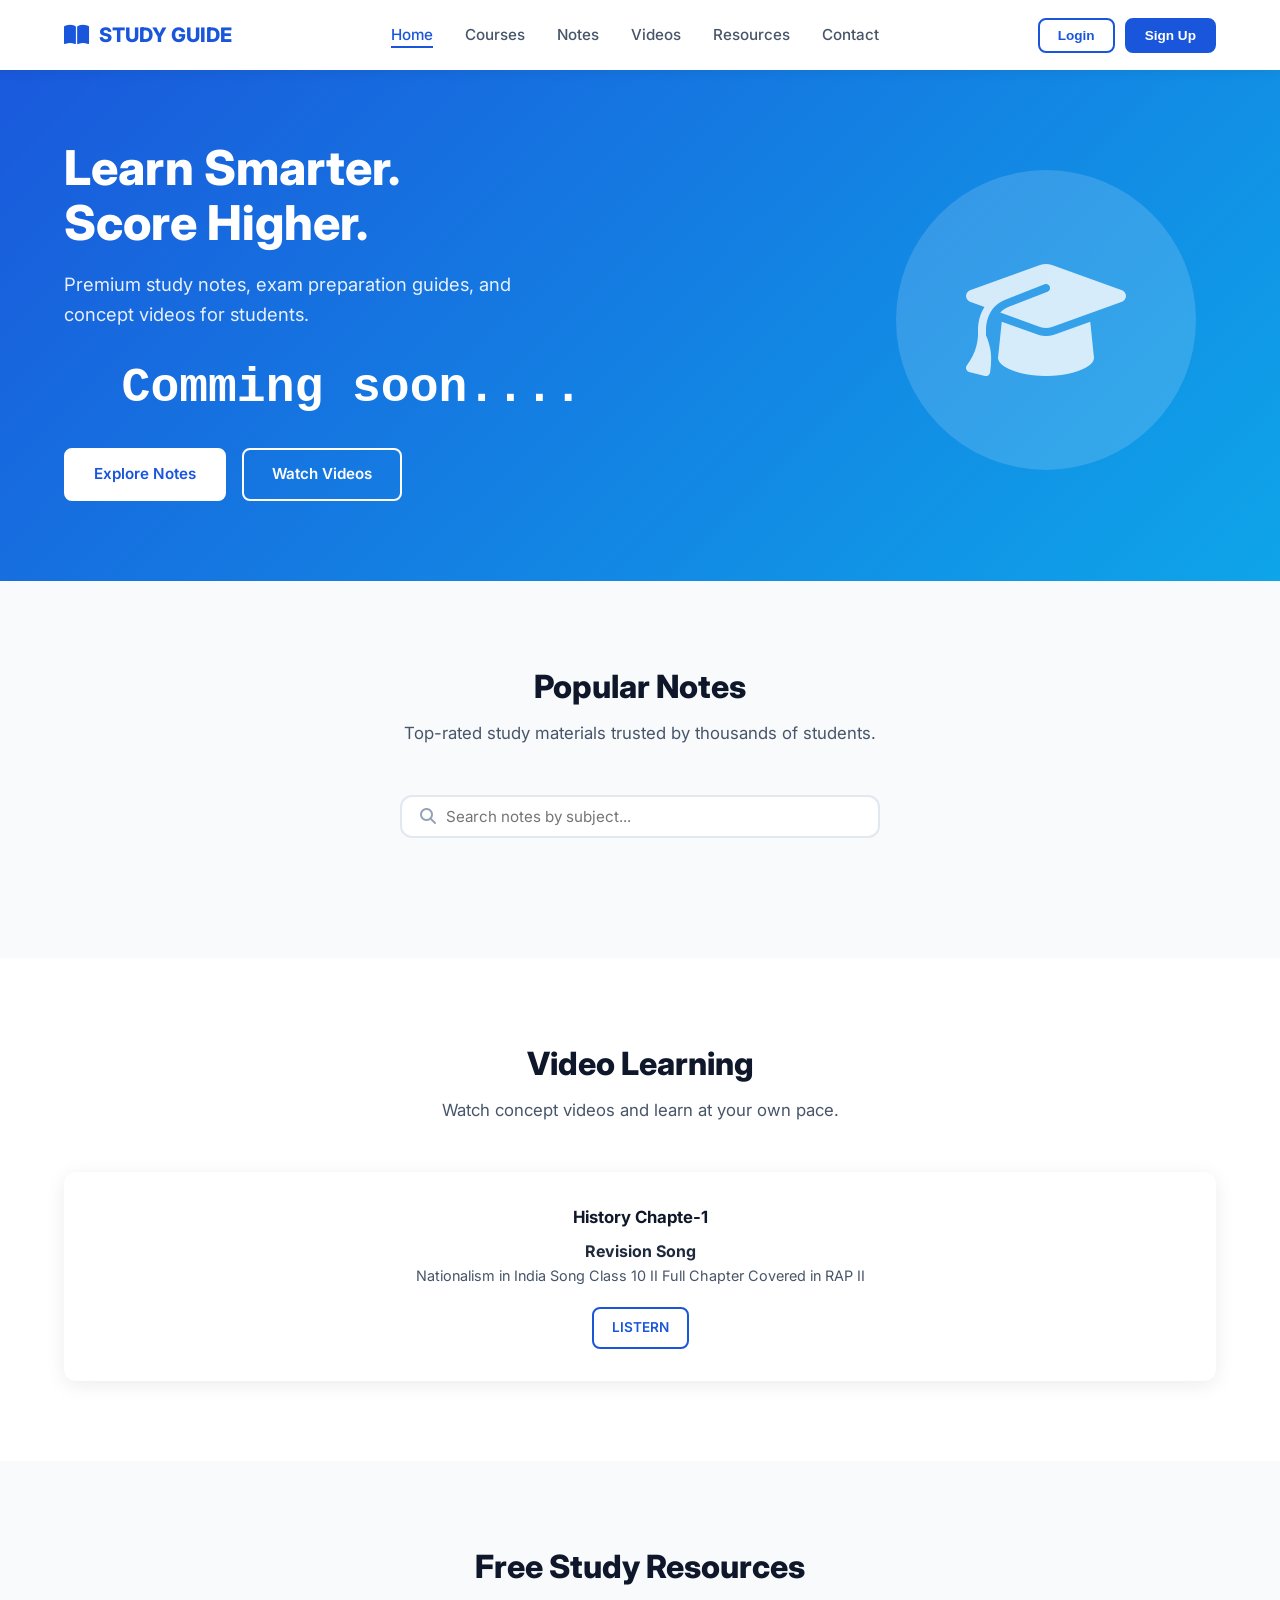
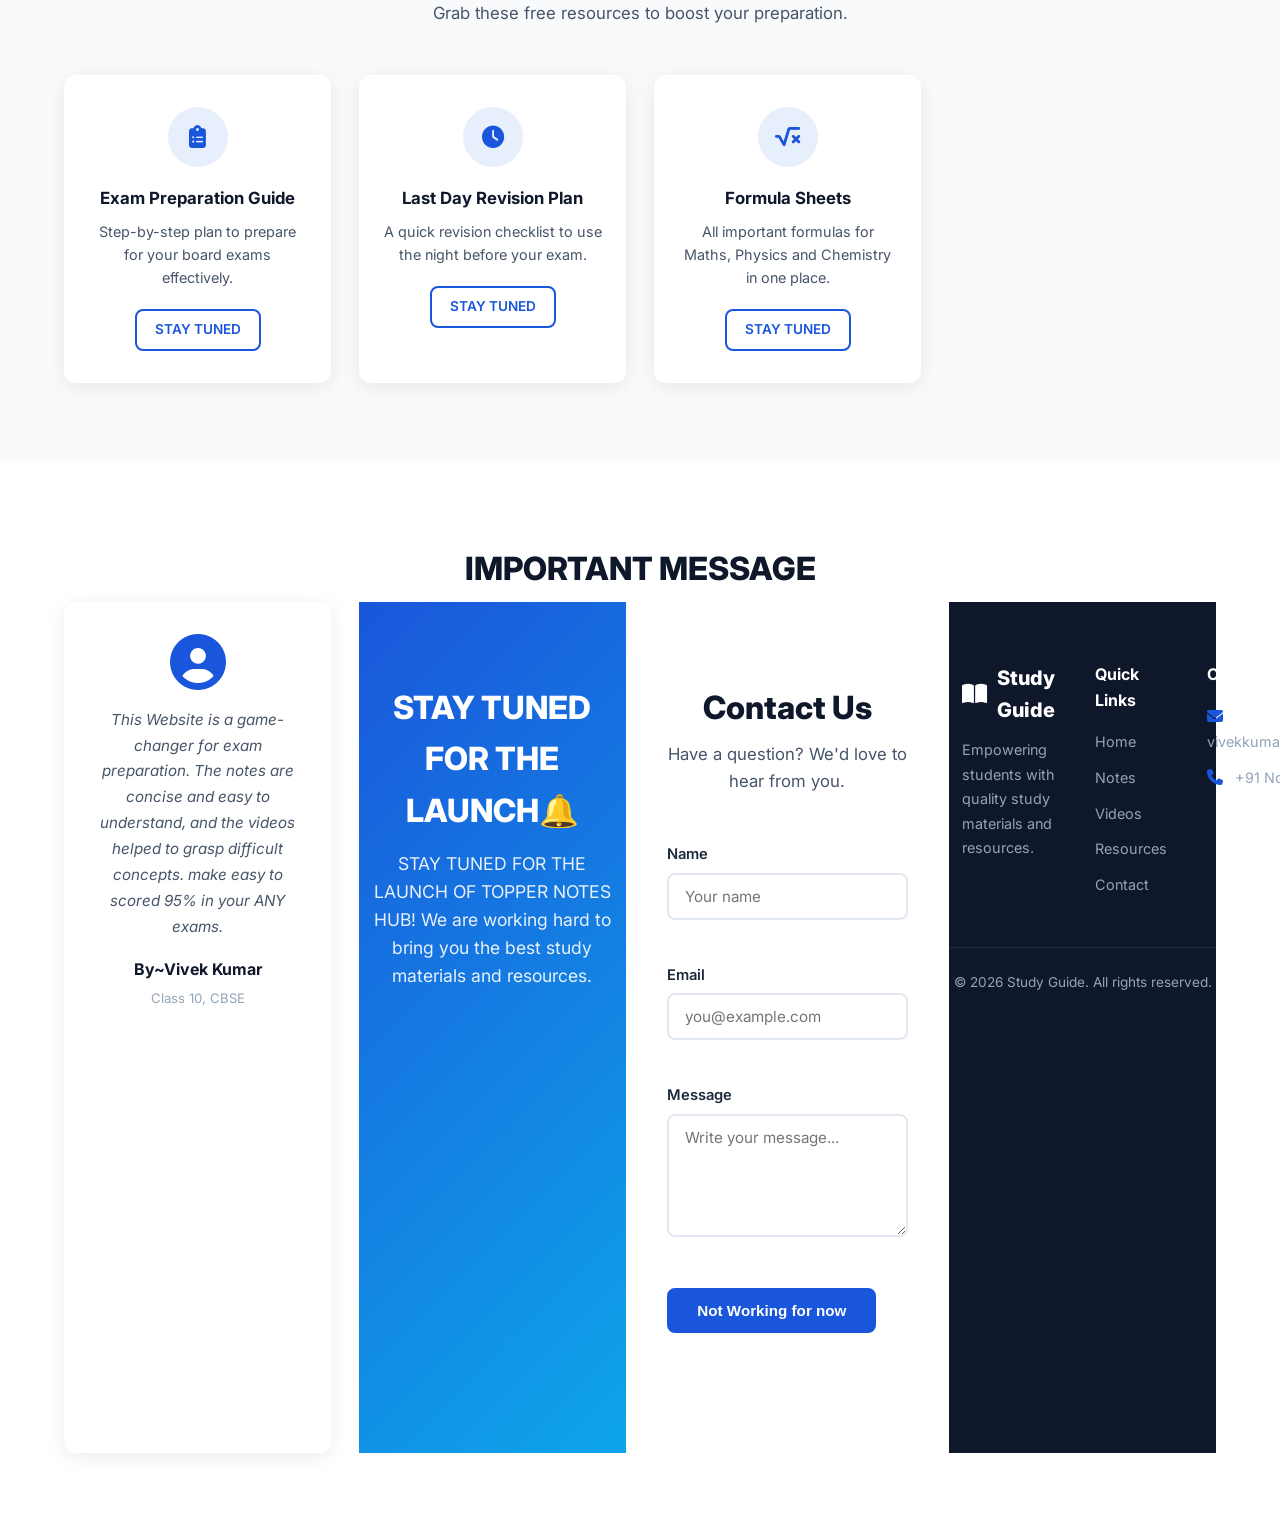
<file: index.html>
<!DOCTYPE html>
<html lang="en">
<head>
  <meta charset="UTF-8" />
  <meta name="viewport" content="width=device-width, initial-scale=1.0" />
  <title>STUDY GUIDE — Learn Smarter. Score Higher.</title>
  <link rel="stylesheet" href="style.css" />
  <!-- Google Fonts -->
  <link rel="preconnect" href="https://fonts.googleapis.com" />
  <link rel="preconnect" href="https://fonts.gstatic.com" crossorigin />
  <link
    href="https://fonts.googleapis.com/css2?family=Inter:wght@400;500;600;700;800&display=swap"
    rel="stylesheet"
  />
  <!-- Font Awesome for icons -->
  <link
    rel="stylesheet"
    href="https://cdnjs.cloudflare.com/ajax/libs/font-awesome/6.5.1/css/all.min.css"
  />
</head>
<body>

  <!-- ============================
       NAVIGATION BAR
  =============================== -->
  <header class="navbar" id="navbar">
    <div class="container nav-container">
      <!-- Logo -->
      <a href="#" class="logo">
        <i class="fas fa-book-open"></i>
        <span>STUDY GUIDE</span>
      </a>

      <!-- Desktop Menu Links -->
      <nav class="nav-menu" id="navMenu">
        <ul class="nav-links">
          <li><a href="#home" class="nav-link active">Home</a></li>
          <li><a href="#notes" class="nav-link">Courses</a></li>
          <li><a href="#notes" class="nav-link">Notes</a></li>
          <li><a href="#videos" class="nav-link">Videos</a></li>
          <li><a href="#resources" class="nav-link">Resources</a></li>
          <li><a href="#contact" class="nav-link">Contact</a></li>
        </ul>
      </nav>

      <!-- Auth Buttons (visible when logged out) -->
      <div class="nav-auth" id="navAuth">
        <button class="btn btn-outline btn-sm" id="openLoginBtn">Login</button>
        <button class="btn btn-primary btn-sm" id="openSignupBtn">Sign Up</button>
      </div>

      <!-- User Profile Dropdown (visible when logged in) -->
      <div class="user-menu hidden" id="userMenu">
        <button class="user-menu-toggle" id="userMenuToggle">
          <div class="user-avatar"><i class="fas fa-user"></i></div>
          <span class="user-name" id="userName">Student</span>
          <i class="fas fa-chevron-down user-chevron"></i>
        </button>
        <div class="user-dropdown" id="userDropdown">
        <div class="dropdown-header">
            <span class="dropdown-email" id="userEmail">user@example.com</span>
            <span class="role-badge" id="roleBadge">Student</span>
          </div>
          <ul>
            <li><a href="#"><i class="fas fa-user-circle"></i> My Profile</a></li>
            <li><a href="#"><i class="fas fa-shopping-bag"></i> My Purchases</a></li>
            <li><a href="#"><i class="fas fa-cog"></i> Settings</a></li>
            <li id="adminLink" class="hidden"><a href="admin.html"><i class="fas fa-shield-alt"></i> Admin Panel</a></li>
            <li class="dropdown-divider"></li>
            <li><a href="#" id="logoutBtn"><i class="fas fa-sign-out-alt"></i> Logout</a></li>
          </ul>
        </div>
      </div>

      <!-- Hamburger Menu Button (mobile) -->
      <button class="hamburger" id="hamburger" aria-label="Toggle menu">
        <span class="bar"></span>
        <span class="bar"></span>
        <span class="bar"></span>
      </button>
    </div>
  </header>

  <!-- ============================
       AUTH MODAL (Login / Sign Up)
  =============================== -->
  <div class="auth-overlay" id="authOverlay">
    <div class="auth-modal">
      <!-- Close Button -->
      <button class="auth-close" id="authClose" aria-label="Close">
        <i class="fas fa-times"></i>
      </button>

      <!-- Tabs -->
      <div class="auth-tabs">
        <button class="auth-tab active" data-tab="login">Login</button>
        <button class="auth-tab" data-tab="signup">Sign Up</button>
      </div>

      <!-- LOGIN FORM -->
      <form class="auth-form" id="loginForm" novalidate>
        <div class="form-group">
          <label for="loginEmail">Email</label>
          <input type="email" id="loginEmail" placeholder="you@example.com" />
          <span class="error-msg" id="loginEmailError"></span>
        </div>

        <div class="form-group">
          <label for="loginPassword">Password</label>
          <div class="password-wrapper">
            <input type="password" id="loginPassword" placeholder="Enter password" />
            <button type="button" class="password-toggle" aria-label="Toggle password visibility">
              <i class="fas fa-eye"></i>
            </button>
          </div>
          <span class="error-msg" id="loginPasswordError"></span>
        </div>

        <div class="auth-options">
          <label class="checkbox-label">
            <input type="checkbox" id="rememberMe" /> Remember me
          </label>
          <a href="#" class="forgot-link">Forgot Password?</a>
        </div>

        <button type="submit" class="btn btn-primary btn-block">Login</button>
        <p class="auth-message" id="loginMessage"></p>

        <div class="auth-divider"><span>or</span></div>

        <button type="button" class="btn btn-social btn-google">
          <i class="fab fa-google"></i> Continue with Google
        </button>

        <p class="auth-switch">
          Don't have an account? <a href="#" data-switch="signup">Sign Up</a>
        </p>
      </form>

      <!-- SIGNUP FORM -->
      <form class="auth-form hidden" id="signupForm" novalidate>
        <div class="form-group">
          <label for="signupName">Full Name</label>
          <input type="text" id="signupName" placeholder="Your full name" />
          <span class="error-msg" id="signupNameError"></span>
        </div>

        <div class="form-group">
          <label for="signupEmail">Email</label>
          <input type="email" id="signupEmail" placeholder="you@example.com" />
          <span class="error-msg" id="signupEmailError"></span>
        </div>

        <div class="form-group">
          <label for="signupPassword">Password</label>
          <div class="password-wrapper">
            <input type="password" id="signupPassword" placeholder="Min 6 characters" />
            <button type="button" class="password-toggle" aria-label="Toggle password visibility">
              <i class="fas fa-eye"></i>
            </button>
          </div>
          <span class="error-msg" id="signupPasswordError"></span>
        </div>

        <div class="form-group">
          <label for="signupConfirm">Confirm Password</label>
          <div class="password-wrapper">
            <input type="password" id="signupConfirm" placeholder="Re-enter password" />
            <button type="button" class="password-toggle" aria-label="Toggle password visibility">
              <i class="fas fa-eye"></i>
            </button>
          </div>
          <span class="error-msg" id="signupConfirmError"></span>
        </div>

        <button type="submit" class="btn btn-primary btn-block">Create Account</button>
        <p class="auth-message" id="signupMessage"></p>

        <div class="auth-divider"><span>or</span></div>

        <button type="button" class="btn btn-social btn-google">
          <i class="fab fa-google"></i> Continue with Google
        </button>

        <p class="auth-switch">
          Already have an account? <a href="#" data-switch="login">Login</a>
        </p>
      </form>
    </div>
  </div>

  <!-- ============================
       HERO SECTION
  =============================== -->
  <section class="hero" id="home">
    <div class="container hero-content">
      <div class="hero-text">
        <h1>Learn Smarter.<br />Score Higher.</h1>
        <p>
          Premium study notes, exam preparation guides, and concept videos for
          students.
         <h1><Pre>  Comming soon....</Pre></h1>
        </p>
        <div class="hero-buttons">
          <a href="#notes" class="btn btn-primary">Explore Notes</a>
          <a href="#videos" class="btn btn-outline">Watch Videos</a>
        </div>
      </div>
      <div class="hero-illustration">
        <!-- Illustration placeholder -->
        <div class="illustration-placeholder">
          <i class="fas fa-graduation-cap"></i>
        </div>
      </div>
    </div>
  </section>

  <!-- ============================
       POPULAR NOTES SECTION
  =============================== -->
  <section class="section notes-section" id="notes">
    <div class="container">
      <h2 class="section-title">Popular Notes</h2>
      <p class="section-subtitle">
        Top-rated study materials trusted by thousands of students.
        
      </p>

      <!-- Search / Filter Bar -->
      <div class="notes-search-bar">
        <i class="fas fa-search"></i>
        <input
          type="text"
          id="notesSearch"
          placeholder="Search notes by subject..."
        />
      </div>

      <!-- Notes Card Grid (populated dynamically by JS) -->
      
  </section>

  <!-- ============================
       VIDEO LEARNING SECTION
  =============================== -->
  <section class="section videos-section" id="videos">
    <div class="container">
      <h2 class="section-title">Video Learning</h2>
      <p class="section-subtitle">
        Watch concept videos and learn at your own pace.
      </p>

      <!-- Video Grid (populated dynamically by JS) -->
      <div class="video-grid" id="videoGrid"></div>
      
        <div class="resource-card">
          <div class="youtube-templete"><i class=""></i></div>
          <h3>History Chapte-1</h3> <h4>Revision Song</h4> 
          <p>Nationalism in India Song Class 10
II Full Chapter Covered in RAP II</p>
          <a href="https://youtu.be/-3JzeWIQqkU" class="btn btn-outline btn-sm">LISTERN </a>
        </div>






      </div>
      








  </section>

  <!-- ============================
       STUDY RESOURCES SECTION
  =============================== -->
  <section class="section resources-section" id="resources">
    <div class="container">
      <h2 class="section-title">Free Study Resources</h2>
      <p class="section-subtitle">
        Grab these free resources to boost your preparation.
      </p>

      <div class="resource-grid">
        <!-- Resource 1 -->
        <div class="resource-card">
          <div class="resource-icon"><i class="fas fa-clipboard-list"></i></div>
          <h3>Exam Preparation Guide</h3>
          <p>Step-by-step plan to prepare for your board exams effectively.</p>
          <a href="#" class="btn btn-outline btn-sm">STAY TUNED</a>
        </div>

        

        <!-- Resource 3 -->
        <div class="resource-card">
          <div class="resource-icon"><i class="fas fa-clock"></i></div>
          <h3>Last Day Revision Plan</h3>
          <p>A quick revision checklist to use the night before your exam.</p>
          <a href="#" class="btn btn-outline btn-sm">STAY TUNED</a>
        </div>

        <!-- Resource 4 -->
        <div class="resource-card">
          <div class="resource-icon"><i class="fas fa-square-root-alt"></i></div>
          <h3>Formula Sheets</h3>
          <p>All important formulas for Maths, Physics and Chemistry in one place.</p>
          <a href="#" class="btn btn-outline btn-sm">STAY TUNED</a>
        </div>
      </div>
    </div>
  </section>

  <!-- ============================
       TESTIMONIALS SECTION
  =============================== -->
  <section class="section testimonials-section" id="testimonials">
    <div class="container">
      <h2 class="section-title">IMPORTANT MESSAGE </h2>
     

      <div class="testimonial-grid">
        <!-- Testimonial 1 -->
        <div class="testimonial-card">
          <div class="testimonial-avatar">
            <i class="fas fa-user-circle"></i>
          </div>
          <p class="testimonial-text">
            This Website is a game-changer for exam preparation. The notes are concise and easy to understand, and the videos helped to grasp difficult concepts. make easy to scored 95% in your ANY exams. 
          </p>
          <h4 class="testimonial-name">By~Vivek Kumar</h4>
          <span class="testimonial-info">Class 10, CBSE</span>
        </div>
      
        
 <!-- ============================
       CALL-TO-ACTION SECTION
  =============================== -->
  <section class="cta-section" id="cta">
    <div class="container cta-content">
      <h2>STAY TUNED FOR THE LAUNCH🔔</h2>
      <p>
       STAY TUNED FOR THE LAUNCH OF TOPPER NOTES HUB! We are working hard to bring you the best study materials and resources. 
      </p>
    
    </div>
  </section>

  <!-- ============================
       CONTACT SECTION
  =============================== -->
  <section class="section contact-section" id="contact">
    <div class="container">
      <h2 class="section-title">Contact Us</h2>
      <p class="section-subtitle">
        Have a question? We'd love to hear from you.
      </p>

      <form class="contact-form" id="contactForm" novalidate>
        <div class="form-group">
          <label for="name">Name</label>
          <input type="text" id="name" name="name" placeholder="Your name" />
          <span class="error-msg" id="nameError"></span>
        </div>

        <div class="form-group">
          <label for="email">Email</label>
          <input
            type="email"
            id="email"
            name="email"
            placeholder="you@example.com"
          />
          <span class="error-msg" id="emailError"></span>
        </div>

        <div class="form-group">
          <label for="message">Message</label>
          <textarea
            id="message"
            name="message"
            rows="5"
            placeholder="Write your message..."
          ></textarea>
          <span class="error-msg" id="messageError"></span>
        </div>

        <button type="submit" class="btn btn-primary">Not Working for now </button>
        <p class="form-success" id="formSuccess"></p>
      </form>
    </div>
  </section>
     
  <!-- ============================
       FOOTER
  =============================== -->
  <footer class="footer">
    <div class="container footer-grid">
      <!-- Brand -->
      <div class="footer-col">
        <a href="#" class="logo footer-logo">
          <i class="fas fa-book-open"></i>
          <span>Study Guide</span>
        </a>
        <p>Empowering students with quality study materials and resources.</p>
      </div>

      <!-- Quick Links -->
      <div class="footer-col">
        <h4>Quick Links</h4>
        <ul>
          <li><a href="#home">Home</a></li>
          <li><a href="#notes">Notes</a></li>
          <li><a href="#videos">Videos</a></li>
          <li><a href="#resources">Resources</a></li>
          <li><a href="#contact">Contact</a></li>
        </ul>
      </div>

      <!-- Contact Info -->
      <div class="footer-col">
        <h4>Contact</h4>
        <ul>
          <li>
            <i class="fas fa-envelope"></i>
            <a href="mailto:vivekkumar4321singh@hotmail.com">vivekkumar4321singh@hotmail.com</a>
          </li>
          <li>
            <i class="fas fa-phone"></i>
            <span>+91 Not available </span>
          </li>
        </ul>
      </div>

      <!-- Social Media -->
      <div class="footer-col">
        <h4>Follow Us</h4>
        <div class="social-icons">
          <a href="https://www.instagram.com/@vivek_kumar_4583" aria-label="Instagram"><i class="fab fa-instagram"></i></a>
          <a href="https://www.youtube.com/@Do_it_today_24" aria-label="YouTube"><i class="fab fa-youtube"></i></a>
          
          <a href="https://t.me/VivekKumar93" aria-label="Telegram"><i class="fab fa-telegram"></i></a>
        </div>
      </div>
    </div>

    <div class="footer-bottom">
      <p>&copy; 2026 Study Guide. All rights reserved.</p>
    </div>
  </footer>

  <!-- JavaScript -->
  <script src="script.js"></script>
</body>
</html>
</file>
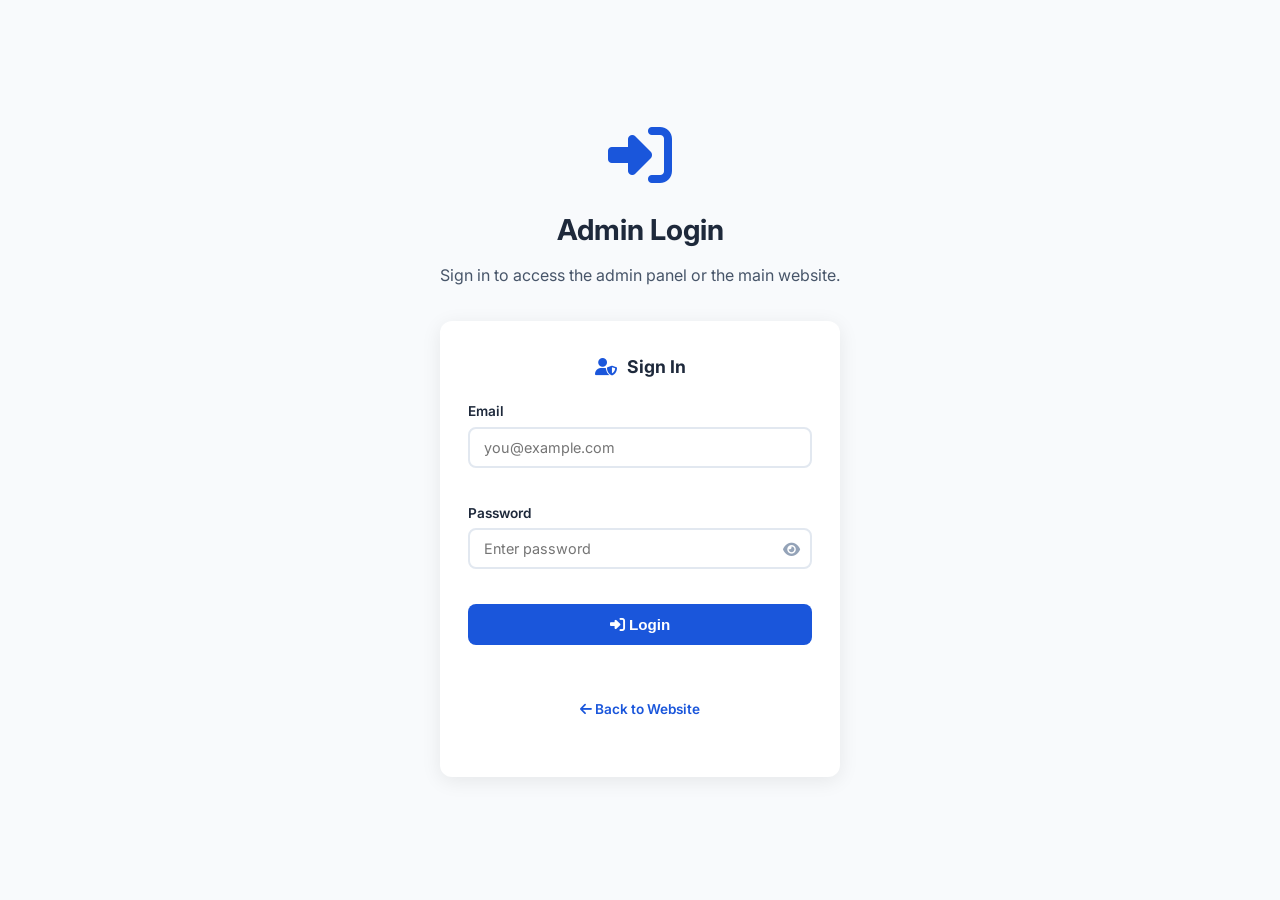
<file: admin.html>
<!DOCTYPE html>
<html lang="en">
<head>
  <meta charset="UTF-8" />
  <meta name="viewport" content="width=device-width, initial-scale=1.0" />
  <title>Admin Panel — Topper Notes Hub</title>
  <link rel="preconnect" href="https://fonts.googleapis.com" />
  <link rel="preconnect" href="https://fonts.gstatic.com" crossorigin />
  <link href="https://fonts.googleapis.com/css2?family=Inter:wght@400;500;600;700;800&display=swap" rel="stylesheet" />
  <link rel="stylesheet" href="https://cdnjs.cloudflare.com/ajax/libs/font-awesome/6.5.1/css/all.min.css" />

  <style>
    /* ==========================================
       ADMIN PANEL STYLES
       ========================================== */

    :root {
      --primary:       #1a56db;
      --primary-dark:  #1340a8;
      --primary-light: #e8effc;
      --accent:        #0ea5e9;
      --white:         #ffffff;
      --gray-50:       #f8fafc;
      --gray-100:      #f1f5f9;
      --gray-200:      #e2e8f0;
      --gray-400:      #94a3b8;
      --gray-600:      #475569;
      --gray-800:      #1e293b;
      --gray-900:      #0f172a;
      --success:       #16a34a;
      --danger:        #dc2626;
      --warning:       #f59e0b;
      --radius:        12px;
      --radius-sm:     8px;
      --shadow:        0 4px 20px rgba(0,0,0,0.08);
      --transition:    0.3s ease;
    }

    *, *::before, *::after { margin:0; padding:0; box-sizing:border-box; }
    html { font-size:16px; }
    body { font-family:"Inter",sans-serif; color:var(--gray-800); background:var(--gray-100); line-height:1.6; }
    a { text-decoration:none; color:inherit; }
    ul { list-style:none; }
    .hidden { display:none !important; }

    /* --- Access Screens --- */
    .access-screen {
      min-height:100vh;
      display:flex;
      flex-direction:column;
      align-items:center;
      justify-content:center;
      text-align:center;
      padding:40px 20px;
      background:var(--gray-50);
    }
    .access-screen i.lock-icon { font-size:4rem; color:var(--danger); margin-bottom:20px; }
    .access-screen i.login-icon { font-size:4rem; color:var(--primary); margin-bottom:20px; }
    .access-screen h1 { font-size:1.8rem; margin-bottom:10px; }
    .access-screen p { color:var(--gray-600); margin-bottom:24px; max-width:400px; }
    .access-screen .btn { display:inline-block; padding:12px 28px; border-radius:var(--radius-sm); font-weight:600; font-size:0.95rem; border:none; cursor:pointer; transition:var(--transition); }
    .access-screen .btn-primary { background:var(--primary); color:var(--white); }
    .access-screen .btn-primary:hover { background:var(--primary-dark); }

    /* --- Inline Login Form on Access Screen --- */
    .admin-login-box {
      background:var(--white); border-radius:var(--radius); padding:32px 28px;
      box-shadow:var(--shadow); width:100%; max-width:400px; text-align:left; margin-top:8px;
    }
    .admin-login-box h2 { font-size:1.1rem; font-weight:700; margin-bottom:20px; text-align:center; color:var(--gray-800); }
    .admin-login-box .form-group { margin-bottom:16px; }
    .admin-login-box .form-group label { display:block; font-weight:600; font-size:0.85rem; margin-bottom:4px; color:var(--gray-800); }
    .admin-login-box .form-group input {
      width:100%; padding:10px 14px;
      border:2px solid var(--gray-200); border-radius:var(--radius-sm);
      font-family:inherit; font-size:0.9rem; color:var(--gray-800);
      transition:var(--transition); background:var(--white);
    }
    .admin-login-box .form-group input:focus { outline:none; border-color:var(--primary); box-shadow:0 0 0 3px rgba(26,86,219,0.12); }
    .admin-login-box .form-group input.invalid { border-color:var(--danger); }
    .admin-login-box .form-group .error-msg { display:block; color:var(--danger); font-size:0.78rem; margin-top:3px; min-height:16px; }
    .admin-login-box .password-wrap { position:relative; }
    .admin-login-box .password-wrap input { padding-right:44px; }
    .admin-login-box .pw-toggle {
      position:absolute; top:50%; right:12px; transform:translateY(-50%);
      background:none; border:none; color:var(--gray-400); cursor:pointer; font-size:0.95rem; transition:var(--transition);
    }
    .admin-login-box .pw-toggle:hover { color:var(--primary); }
    .admin-login-box .login-msg { text-align:center; font-size:0.85rem; margin-top:10px; min-height:20px; font-weight:600; }
    .admin-login-box .login-msg.success { color:var(--success); }
    .admin-login-box .login-msg.error { color:var(--danger); }
    .admin-login-box .login-footer { text-align:center; margin-top:16px; font-size:0.85rem; color:var(--gray-400); }
    .admin-login-box .login-footer a { color:var(--primary); font-weight:600; }

    /* --- Admin Layout --- */
    .admin-layout { display:flex; min-height:100vh; }

    /* --- Sidebar --- */
    .sidebar {
      width:260px;
      background:var(--gray-900);
      color:var(--gray-200);
      position:fixed;
      top:0; left:0; bottom:0;
      display:flex;
      flex-direction:column;
      z-index:100;
      transition:var(--transition);
    }
    .sidebar-header { padding:24px 20px 20px; border-bottom:1px solid rgba(255,255,255,0.08); }
    .sidebar-logo { display:flex; align-items:center; gap:10px; font-size:1.1rem; font-weight:800; color:var(--white); }
    .sidebar-logo i { color:var(--accent); font-size:1.2rem; }
    .sidebar-badge { font-size:0.65rem; background:var(--primary); color:var(--white); padding:2px 8px; border-radius:10px; margin-left:4px; font-weight:600; }

    .sidebar-nav { flex:1; padding:16px 0; }
    .sidebar-nav a {
      display:flex; align-items:center; gap:12px;
      padding:12px 20px;
      font-size:0.9rem; font-weight:500;
      color:var(--gray-400);
      transition:var(--transition);
      border-left:3px solid transparent;
    }
    .sidebar-nav a:hover { color:var(--white); background:rgba(255,255,255,0.04); }
    .sidebar-nav a.active { color:var(--white); background:rgba(255,255,255,0.06); border-left-color:var(--primary); }
    .sidebar-nav a i { width:20px; text-align:center; font-size:0.95rem; }

    .sidebar-footer { padding:16px 20px; border-top:1px solid rgba(255,255,255,0.08); }
    .sidebar-footer a { display:flex; align-items:center; gap:10px; font-size:0.88rem; color:var(--gray-400); transition:var(--transition); }
    .sidebar-footer a:hover { color:var(--white); }

    /* --- Main Content --- */
    .admin-main { flex:1; margin-left:260px; }

    .admin-header {
      position:sticky; top:0; z-index:50;
      background:var(--white);
      padding:16px 32px;
      display:flex; align-items:center; justify-content:space-between;
      box-shadow:0 1px 8px rgba(0,0,0,0.04);
    }
    .admin-header h1 { font-size:1.3rem; font-weight:700; }
    .admin-header-right { display:flex; align-items:center; gap:16px; }
    .admin-user { display:flex; align-items:center; gap:8px; font-size:0.88rem; font-weight:600; color:var(--gray-600); }
    .admin-user i { color:var(--primary); }
    .btn-logout { background:none; border:1px solid var(--gray-200); border-radius:var(--radius-sm); padding:6px 14px; font-size:0.82rem; font-weight:600; cursor:pointer; color:var(--gray-600); transition:var(--transition); }
    .btn-logout:hover { border-color:var(--danger); color:var(--danger); }

    .admin-content { padding:28px 32px; }

    /* --- Panel (tab content) --- */
    .panel { display:none; }
    .panel.active { display:block; }

    /* --- Stats Grid --- */
    .stats-grid { display:grid; grid-template-columns:repeat(auto-fill,minmax(220px,1fr)); gap:20px; margin-bottom:32px; }
    .stat-card {
      background:var(--white); border-radius:var(--radius); padding:24px;
      box-shadow:var(--shadow); display:flex; align-items:center; gap:18px;
    }
    .stat-icon {
      width:52px; height:52px; border-radius:12px;
      display:flex; align-items:center; justify-content:center;
      font-size:1.2rem;
    }
    .stat-icon.blue { background:var(--primary-light); color:var(--primary); }
    .stat-icon.green { background:#dcfce7; color:var(--success); }
    .stat-icon.orange { background:#fef3c7; color:var(--warning); }
    .stat-icon.red { background:#fee2e2; color:var(--danger); }
    .stat-info h3 { font-size:1.6rem; font-weight:800; line-height:1; }
    .stat-info p { font-size:0.82rem; color:var(--gray-400); margin-top:4px; }

    /* --- Cards / Section Blocks --- */
    .admin-card {
      background:var(--white); border-radius:var(--radius);
      padding:28px; box-shadow:var(--shadow); margin-bottom:24px;
    }
    .admin-card h2 { font-size:1.15rem; font-weight:700; margin-bottom:20px; display:flex; align-items:center; gap:10px; }
    .admin-card h2 i { color:var(--primary); }

    /* --- Forms --- */
    .form-row { display:grid; grid-template-columns:1fr 1fr; gap:16px; }
    .form-group { margin-bottom:16px; }
    .form-group label { display:block; font-weight:600; font-size:0.85rem; margin-bottom:4px; color:var(--gray-800); }
    .form-group input,
    .form-group select,
    .form-group textarea {
      width:100%; padding:10px 14px;
      border:2px solid var(--gray-200); border-radius:var(--radius-sm);
      font-family:inherit; font-size:0.9rem; color:var(--gray-800);
      transition:var(--transition); background:var(--white);
    }
    .form-group input:focus,
    .form-group select:focus,
    .form-group textarea:focus { outline:none; border-color:var(--primary); box-shadow:0 0 0 3px rgba(26,86,219,0.12); }
    .form-group input.invalid { border-color:var(--danger); }
    .form-group .error-msg { display:block; color:var(--danger); font-size:0.78rem; margin-top:3px; min-height:16px; }
    .form-group .file-label {
      display:flex; align-items:center; gap:8px;
      padding:10px 14px; border:2px dashed var(--gray-200); border-radius:var(--radius-sm);
      cursor:pointer; font-size:0.88rem; color:var(--gray-400); transition:var(--transition);
    }
    .form-group .file-label:hover { border-color:var(--primary); color:var(--primary); }
    .form-group .file-label i { font-size:1rem; }
    .form-group .file-name { font-size:0.82rem; color:var(--gray-600); margin-top:4px; }
    .form-group input[type="file"] { display:none; }

    .form-actions { display:flex; gap:10px; margin-top:8px; }

    /* --- Buttons --- */
    .btn { display:inline-flex; align-items:center; gap:6px; font-weight:600; font-size:0.88rem; padding:10px 20px; border-radius:var(--radius-sm); border:2px solid transparent; cursor:pointer; transition:var(--transition); }
    .btn-primary { background:var(--primary); color:var(--white); border-color:var(--primary); }
    .btn-primary:hover { background:var(--primary-dark); border-color:var(--primary-dark); }
    .btn-success { background:var(--success); color:var(--white); border-color:var(--success); }
    .btn-success:hover { background:#15803d; }
    .btn-edit { background:var(--warning); color:var(--white); border-color:var(--warning); }
    .btn-edit:hover { background:#d97706; }
    .btn-delete { background:var(--danger); color:var(--white); border-color:var(--danger); }
    .btn-delete:hover { background:#b91c1c; }
    .btn-cancel { background:var(--gray-200); color:var(--gray-600); border-color:var(--gray-200); }
    .btn-cancel:hover { background:var(--gray-400); color:var(--white); }
    .btn-sm { padding:6px 14px; font-size:0.8rem; }

    /* --- Tables --- */
    .table-wrapper { overflow-x:auto; }
    .admin-table { width:100%; border-collapse:collapse; font-size:0.88rem; }
    .admin-table th { text-align:left; padding:12px 14px; background:var(--gray-50); color:var(--gray-600); font-weight:600; font-size:0.8rem; text-transform:uppercase; letter-spacing:0.5px; border-bottom:2px solid var(--gray-200); }
    .admin-table td { padding:12px 14px; border-bottom:1px solid var(--gray-100); vertical-align:middle; }
    .admin-table tr:hover td { background:var(--gray-50); }
    .table-actions { display:flex; gap:6px; }

    /* --- Empty State --- */
    .empty-state { text-align:center; padding:40px 20px; color:var(--gray-400); }
    .empty-state i { font-size:2.5rem; margin-bottom:12px; display:block; }
    .empty-state p { font-size:0.9rem; }

    /* --- Toast / inline message --- */
    .form-msg { font-size:0.85rem; margin-top:10px; font-weight:600; }
    .form-msg.success { color:var(--success); }
    .form-msg.error { color:var(--danger); }

    /* --- Mobile hamburger for sidebar --- */
    .sidebar-toggle {
      display:none; position:fixed; top:16px; left:16px; z-index:200;
      width:42px; height:42px; border-radius:var(--radius-sm);
      background:var(--gray-900); color:var(--white); border:none;
      font-size:1.1rem; cursor:pointer;
    }

    /* --- Responsive --- */
    @media(max-width:768px) {
      .sidebar { transform:translateX(-100%); }
      .sidebar.open { transform:translateX(0); }
      .sidebar-toggle { display:flex; align-items:center; justify-content:center; }
      .admin-main { margin-left:0; }
      .admin-header { padding:16px 16px 16px 70px; }
      .admin-content { padding:20px 16px; }
      .form-row { grid-template-columns:1fr; }
      .stats-grid { grid-template-columns:1fr 1fr; }
    }
    @media(max-width:480px) {
      .stats-grid { grid-template-columns:1fr; }
    }
  </style>
</head>
<body>

  <!-- ===== NOT LOGGED IN SCREEN (with inline login form) ===== -->
  <div class="access-screen hidden" id="screenNotLoggedIn">
    <i class="fas fa-sign-in-alt login-icon"></i>
    <h1>Admin Login</h1>
    <p>Sign in to access the admin panel or the main website.</p>

    <div class="admin-login-box">
      <h2><i class="fas fa-user-shield" style="color:var(--primary);margin-right:6px;"></i> Sign In</h2>
      <form id="adminLoginForm" novalidate>
        <div class="form-group">
          <label for="adminLoginEmail">Email</label>
          <input type="email" id="adminLoginEmail" placeholder="you@example.com" />
          <span class="error-msg" id="adminLoginEmailError"></span>
        </div>
        <div class="form-group">
          <label for="adminLoginPassword">Password</label>
          <div class="password-wrap">
            <input type="password" id="adminLoginPassword" placeholder="Enter password" />
            <button type="button" class="pw-toggle" id="adminPwToggle" aria-label="Toggle password"><i class="fas fa-eye"></i></button>
          </div>
          <span class="error-msg" id="adminLoginPasswordError"></span>
        </div>
        <button type="submit" class="btn btn-primary" style="width:100%;justify-content:center;"><i class="fas fa-sign-in-alt"></i> Login</button>
        <p class="login-msg" id="adminLoginMsg"></p>
      </form>
      <p class="login-footer"><a href="index.html"><i class="fas fa-arrow-left"></i> Back to Website</a></p>
    </div>
  </div>

  <!-- ===== ACCESS DENIED SCREEN ===== -->
  <div class="access-screen hidden" id="screenDenied">
    <i class="fas fa-lock lock-icon"></i>
    <h1>Access Denied</h1>
    <p>This page is restricted to administrators only. Your account does not have admin privileges.</p>
    <a href="index.html" class="btn btn-primary">Back to Website</a>
  </div>

  <!-- ===== SIDEBAR TOGGLE (mobile) ===== -->
  <button class="sidebar-toggle hidden" id="sidebarToggle"><i class="fas fa-bars"></i></button>

  <!-- ===== ADMIN DASHBOARD ===== -->
  <div class="admin-layout hidden" id="adminDashboard">

    <!-- Sidebar -->
    <aside class="sidebar" id="sidebar">
      <div class="sidebar-header">
        <div class="sidebar-logo">
          <i class="fas fa-book-open"></i>
          <span>TNH</span>
          <span class="sidebar-badge">Admin</span>
        </div>
      </div>
      <nav class="sidebar-nav">
        <a href="#" class="active" data-panel="panelDashboard"><i class="fas fa-th-large"></i> Dashboard</a>
        <a href="#" data-panel="panelNotes"><i class="fas fa-file-alt"></i> Manage Notes</a>
        <a href="#" data-panel="panelVideos"><i class="fas fa-video"></i> Manage Videos</a>
        <a href="#" data-panel="panelQuestions"><i class="fas fa-question-circle"></i> Student Questions</a>
        <a href="#" data-panel="panelUsers"><i class="fas fa-users"></i> Manage Users</a>
      </nav>
      <div class="sidebar-footer">
        <a href="index.html"><i class="fas fa-arrow-left"></i> Back to Website</a>
      </div>
    </aside>

    <!-- Main -->
    <main class="admin-main">
      <header class="admin-header">
        <h1 id="panelTitle">Dashboard</h1>
        <div class="admin-header-right">
          <div class="admin-user"><i class="fas fa-user-shield"></i> <span id="adminName">Admin</span></div>
          <button class="btn-logout" id="adminLogoutBtn"><i class="fas fa-sign-out-alt"></i> Logout</button>
        </div>
      </header>

      <div class="admin-content">

        <!-- ====== DASHBOARD PANEL ====== -->
        <div class="panel active" id="panelDashboard">
          <div class="stats-grid">
            <div class="stat-card">
              <div class="stat-icon blue"><i class="fas fa-file-alt"></i></div>
              <div class="stat-info"><h3 id="statNotes">0</h3><p>Total Notes</p></div>
            </div>
            <div class="stat-card">
              <div class="stat-icon green"><i class="fas fa-video"></i></div>
              <div class="stat-info"><h3 id="statVideos">0</h3><p>Total Videos</p></div>
            </div>
            <div class="stat-card">
              <div class="stat-icon orange"><i class="fas fa-question-circle"></i></div>
              <div class="stat-info"><h3 id="statQuestions">0</h3><p>Student Questions</p></div>
            </div>
            <div class="stat-card">
              <div class="stat-icon red"><i class="fas fa-users"></i></div>
              <div class="stat-info"><h3 id="statUsers">0</h3><p>Registered Users</p></div>
            </div>
          </div>
          <div class="admin-card">
            <h2><i class="fas fa-info-circle"></i> Quick Info</h2>
            <p style="color:var(--gray-600);font-size:0.9rem;">
              Welcome to the Topper Notes Hub admin panel. Use the sidebar to manage notes, videos, and view student questions.
              All data is stored in the browser's localStorage and syncs with the main website automatically.
            </p>
            <p style="color:var(--gray-400);font-size:0.82rem;margin-top:10px;">
              <strong>Admin email:</strong> <code>admin@toppernoteshub.com</code>
              &nbsp;|&nbsp; <strong>Default password:</strong> <code>admin123</code>
            </p>
          </div>
        </div>

        <!-- ====== NOTES PANEL ====== -->
        <div class="panel" id="panelNotes">
          <!-- Upload / Edit Form -->
          <div class="admin-card" id="noteFormCard">
            <h2 id="noteFormTitle"><i class="fas fa-plus-circle"></i> Add New Note</h2>
            <form id="noteForm" novalidate>
              <div class="form-row">
                <div class="form-group">
                  <label for="noteTitle">Title *</label>
                  <input type="text" id="noteTitle" placeholder="e.g. Class 10 Maths Premium Notes" />
                  <span class="error-msg" id="noteTitleError"></span>
                </div>
                <div class="form-group">
                  <label for="noteSubject">Subject / Tags *</label>
                  <input type="text" id="noteSubject" placeholder="e.g. maths class 10" />
                  <span class="error-msg" id="noteSubjectError"></span>
                </div>
              </div>
              <div class="form-group">
                <label for="noteDesc">Description *</label>
                <textarea id="noteDesc" rows="3" placeholder="Short description of the notes..."></textarea>
                <span class="error-msg" id="noteDescError"></span>
              </div>
              <div class="form-row">
                <div class="form-group">
                  <label for="notePrice">Price (₹) *</label>
                  <input type="number" id="notePrice" placeholder="e.g. 199" min="0" />
                  <span class="error-msg" id="notePriceError"></span>
                </div>
                <div class="form-group">
                  <label for="noteIcon">Icon (FontAwesome class)</label>
                  <select id="noteIcon">
                    <option value="fa-book">📖 Book (default)</option>
                    <option value="fa-calculator">🔢 Calculator</option>
                    <option value="fa-flask">🧪 Flask (Science)</option>
                    <option value="fa-star">⭐ Star</option>
                    <option value="fa-file-alt">📄 File</option>
                    <option value="fa-atom">⚛ Atom (Physics)</option>
                    <option value="fa-globe">🌍 Globe</option>
                    <option value="fa-laptop-code">💻 Computer</option>
                  </select>
                </div>
              </div>
              <div class="form-row">
                <div class="form-group">
                  <label for="noteBadge">Badge (optional)</label>
                  <select id="noteBadge">
                    <option value="">None</option>
                    <option value="Best Seller">Best Seller</option>
                    <option value="New">New</option>
                    <option value="Popular">Popular</option>
                    <option value="Free">Free</option>
                  </select>
                </div>
                <div class="form-group">
                  <label>PDF File (max 300 MB)</label>
                  <label class="file-label" for="notePdf">
                    <i class="fas fa-cloud-upload-alt"></i> <span id="notePdfLabel">Choose PDF file...</span>
                  </label>
                  <input type="file" id="notePdf" accept=".pdf" />
                  <div class="file-name" id="notePdfName"></div>
                </div>
              </div>
              <div class="form-actions">
                <button type="submit" class="btn btn-primary" id="noteSubmitBtn"><i class="fas fa-plus"></i> Add Note</button>
                <button type="button" class="btn btn-cancel hidden" id="noteCancelBtn"><i class="fas fa-times"></i> Cancel</button>
              </div>
              <p class="form-msg" id="noteFormMsg"></p>
            </form>
          </div>

          <!-- Notes Table -->
          <div class="admin-card">
            <h2><i class="fas fa-list"></i> All Notes</h2>
            <div class="table-wrapper">
              <table class="admin-table">
                <thead>
                  <tr><th>Title</th><th>Subject</th><th>Price</th><th>PDF</th><th>Date</th><th>Actions</th></tr>
                </thead>
                <tbody id="notesTableBody"></tbody>
              </table>
            </div>
            <div class="empty-state hidden" id="notesEmpty">
              <i class="fas fa-folder-open"></i>
              <p>No notes yet. Use the form above to add your first note.</p>
            </div>
          </div>
        </div>

        <!-- ====== VIDEOS PANEL ====== -->
        <div class="panel" id="panelVideos">
          <div class="admin-card" id="videoFormCard">
            <h2 id="videoFormTitle"><i class="fas fa-plus-circle"></i> Add New Video</h2>
            <form id="videoForm" novalidate>
              <div class="form-row">
                <div class="form-group">
                  <label for="videoTitle">Title *</label>
                  <input type="text" id="videoTitle" placeholder="e.g. Trigonometry — Complete Basics" />
                  <span class="error-msg" id="videoTitleError"></span>
                </div>
                <div class="form-group">
                  <label for="videoCategory">Category *</label>
                  <select id="videoCategory">
                    <option value="">Select category...</option>
                    <option value="Mathematics">Mathematics</option>
                    <option value="Physics">Physics</option>
                    <option value="Chemistry">Chemistry</option>
                    <option value="Biology">Biology</option>
                    <option value="English">English</option>
                    <option value="Social Science">Social Science</option>
                    <option value="Computer Science">Computer Science</option>
                    <option value="General">General</option>
                  </select>
                  <span class="error-msg" id="videoCategoryError"></span>
                </div>
              </div>
              <div class="form-group">
                <label for="videoUrl">YouTube Video URL *</label>
                <input type="url" id="videoUrl" placeholder="https://www.youtube.com/watch?v=..." />
                <span class="error-msg" id="videoUrlError"></span>
              </div>
              <div class="form-group">
                <label for="videoDesc">Description *</label>
                <textarea id="videoDesc" rows="3" placeholder="Short description of the video..."></textarea>
                <span class="error-msg" id="videoDescError"></span>
              </div>
              <div class="form-actions">
                <button type="submit" class="btn btn-success" id="videoSubmitBtn"><i class="fas fa-plus"></i> Add Video</button>
                <button type="button" class="btn btn-cancel hidden" id="videoCancelBtn"><i class="fas fa-times"></i> Cancel</button>
              </div>
              <p class="form-msg" id="videoFormMsg"></p>
            </form>
          </div>

          <div class="admin-card">
            <h2><i class="fas fa-list"></i> All Videos</h2>
            <div class="table-wrapper">
              <table class="admin-table">
                <thead>
                  <tr><th>Title</th><th>Category</th><th>YouTube</th><th>Date</th><th>Actions</th></tr>
                </thead>
                <tbody id="videosTableBody"></tbody>
              </table>
            </div>
            <div class="empty-state hidden" id="videosEmpty">
              <i class="fas fa-film"></i>
              <p>No videos yet. Use the form above to add your first video.</p>
            </div>
          </div>
        </div>

        <!-- ====== QUESTIONS PANEL ====== -->
        <div class="panel" id="panelQuestions">
          <div class="admin-card">
            <h2><i class="fas fa-envelope-open-text"></i> Student Questions</h2>
            <div class="table-wrapper">
              <table class="admin-table">
                <thead>
                  <tr><th>Name</th><th>Email</th><th>Question</th><th>Date</th><th>Actions</th></tr>
                </thead>
                <tbody id="questionsTableBody"></tbody>
              </table>
            </div>
            <div class="empty-state hidden" id="questionsEmpty">
              <i class="fas fa-inbox"></i>
              <p>No student questions yet.</p>
            </div>
          </div>
        </div>

        <!-- ====== USERS PANEL ====== -->
        <div class="panel" id="panelUsers">
          <div class="admin-card">
            <h2><i class="fas fa-users-cog"></i> Registered Users</h2>
            <div class="table-wrapper">
              <table class="admin-table">
                <thead>
                  <tr><th>Name</th><th>Email</th><th>Role</th><th>Registered</th><th>Actions</th></tr>
                </thead>
                <tbody id="usersTableBody"></tbody>
              </table>
            </div>
            <div class="empty-state hidden" id="usersEmpty">
              <i class="fas fa-user-slash"></i>
              <p>No registered users yet.</p>
            </div>
          </div>
        </div>

      </div><!-- /admin-content -->
    </main>
  </div><!-- /admin-layout -->

  <script>
    /* ============================================
       ADMIN PANEL — JavaScript
       ============================================ */

    // ========== CONFIG ==========
    var ADMIN_EMAIL = "admin@toppernoteshub.com";

    // ========== DOM REFS ==========
    var screenNotLoggedIn = document.getElementById("screenNotLoggedIn");
    var screenDenied      = document.getElementById("screenDenied");
    var adminDashboard    = document.getElementById("adminDashboard");
    var sidebarToggle     = document.getElementById("sidebarToggle");
    var sidebar           = document.getElementById("sidebar");

    // ========== ACCESS CONTROL ==========
    /** Ensure admin account exists in tnh_users so login works */
    function seedAdminUser() {
      var users = JSON.parse(localStorage.getItem("tnh_users") || "[]");
      var exists = false;
      for (var i = 0; i < users.length; i++) {
        if (users[i].email === ADMIN_EMAIL) { exists = true; break; }
      }
      if (!exists) {
        users.push({ name: "Admin", email: ADMIN_EMAIL, password: "admin123" });
        localStorage.setItem("tnh_users", JSON.stringify(users));
      }
    }
    seedAdminUser();

    function showDashboard(session) {
      adminDashboard.classList.remove("hidden");
      sidebarToggle.classList.remove("hidden");
      document.getElementById("adminName").textContent = session.name;
    }

    function checkAccess() {
      var session = JSON.parse(localStorage.getItem("tnh_session"));
      if (!session) {
        screenNotLoggedIn.classList.remove("hidden");
        return false;
      }
      if (session.email !== ADMIN_EMAIL) {
        screenDenied.classList.remove("hidden");
        return false;
      }
      // Access granted
      showDashboard(session);
      return true;
    }

    // ========== INLINE LOGIN FORM (on access screen) ==========
    var adminLoginForm     = document.getElementById("adminLoginForm");
    var adminLoginEmail    = document.getElementById("adminLoginEmail");
    var adminLoginPassword = document.getElementById("adminLoginPassword");
    var adminLoginMsg      = document.getElementById("adminLoginMsg");
    var adminPwToggle      = document.getElementById("adminPwToggle");

    // Password show/hide
    adminPwToggle.addEventListener("click", function() {
      var icon = this.querySelector("i");
      if (adminLoginPassword.type === "password") {
        adminLoginPassword.type = "text";
        icon.classList.replace("fa-eye", "fa-eye-slash");
      } else {
        adminLoginPassword.type = "password";
        icon.classList.replace("fa-eye-slash", "fa-eye");
      }
    });

    // Login form submit
    adminLoginForm.addEventListener("submit", function(e) {
      e.preventDefault();
      var emailErr = document.getElementById("adminLoginEmailError");
      var passErr  = document.getElementById("adminLoginPasswordError");
      adminLoginMsg.textContent = "";

      // Validate
      var email = adminLoginEmail.value.trim();
      var pass  = adminLoginPassword.value;
      var valid = true;

      if (!email) { emailErr.textContent = "Please enter your email."; adminLoginEmail.classList.add("invalid"); valid = false; }
      else if (!/^[^\s@]+@[^\s@]+\.[^\s@]+$/.test(email)) { emailErr.textContent = "Please enter a valid email."; adminLoginEmail.classList.add("invalid"); valid = false; }
      else { emailErr.textContent = ""; adminLoginEmail.classList.remove("invalid"); }

      if (!pass) { passErr.textContent = "Please enter your password."; adminLoginPassword.classList.add("invalid"); valid = false; }
      else if (pass.length < 6) { passErr.textContent = "Password must be at least 6 characters."; adminLoginPassword.classList.add("invalid"); valid = false; }
      else { passErr.textContent = ""; adminLoginPassword.classList.remove("invalid"); }

      if (!valid) return;

      // Authenticate
      var users = JSON.parse(localStorage.getItem("tnh_users") || "[]");
      var user = null;
      for (var i = 0; i < users.length; i++) {
        if (users[i].email === email && users[i].password === pass) { user = users[i]; break; }
      }

      if (!user) {
        adminLoginMsg.textContent = "Invalid email or password.";
        adminLoginMsg.className = "login-msg error";
        return;
      }

      // Save session
      localStorage.setItem("tnh_session", JSON.stringify({ name: user.name, email: user.email }));

      if (user.email === ADMIN_EMAIL) {
        adminLoginMsg.innerHTML = '<i class="fas fa-check-circle"></i> Welcome, Admin! Loading dashboard...';
        adminLoginMsg.className = "login-msg success";
        setTimeout(function() {
          screenNotLoggedIn.classList.add("hidden");
          showDashboard({ name: user.name, email: user.email });
          initDashboard();
        }, 800);
      } else {
        // Not admin — show denied
        adminLoginMsg.innerHTML = '<i class="fas fa-exclamation-triangle"></i> Access denied. Admin account required.';
        adminLoginMsg.className = "login-msg error";
        setTimeout(function() {
          screenNotLoggedIn.classList.add("hidden");
          screenDenied.classList.remove("hidden");
        }, 1200);
      }
    });

    // Clear errors on input
    adminLoginEmail.addEventListener("input", function() {
      document.getElementById("adminLoginEmailError").textContent = "";
      this.classList.remove("invalid");
    });
    adminLoginPassword.addEventListener("input", function() {
      document.getElementById("adminLoginPasswordError").textContent = "";
      this.classList.remove("invalid");
    });

    // ========== INIT CHECK ==========
    if (!checkAccess()) {
      // Show login form screen, dashboard code deferred via initDashboard()
    } else {
      initDashboard();
    }

    function initDashboard() {

    // ========== SIDEBAR NAVIGATION ==========
    var sidebarLinks = document.querySelectorAll(".sidebar-nav a");
    var panels       = document.querySelectorAll(".panel");
    var panelTitle   = document.getElementById("panelTitle");

    sidebarLinks.forEach(function(link) {
      link.addEventListener("click", function(e) {
        e.preventDefault();
        var targetPanel = this.getAttribute("data-panel");

        sidebarLinks.forEach(function(l) { l.classList.remove("active"); });
        this.classList.add("active");

        panels.forEach(function(p) { p.classList.remove("active"); });
        document.getElementById(targetPanel).classList.add("active");

        panelTitle.textContent = this.textContent.trim();

        // Close sidebar on mobile
        sidebar.classList.remove("open");
      });
    });

    // Mobile sidebar toggle
    sidebarToggle.addEventListener("click", function() {
      sidebar.classList.toggle("open");
    });

    // ========== DASHBOARD STATS ==========
    function updateStats() {
      var notes     = JSON.parse(localStorage.getItem("tnh_notes") || "[]");
      var videos    = JSON.parse(localStorage.getItem("tnh_videos") || "[]");
      var questions = JSON.parse(localStorage.getItem("tnh_questions") || "[]");
      var users     = JSON.parse(localStorage.getItem("tnh_users") || "[]");

      document.getElementById("statNotes").textContent     = notes.length;
      document.getElementById("statVideos").textContent    = videos.length;
      document.getElementById("statQuestions").textContent = questions.length;
      document.getElementById("statUsers").textContent     = users.length;
    }

    // ========== HELPER: Simple field validation ==========
    function valField(input, errorEl, rules) {
      var val = (typeof input.value === "string") ? input.value.trim() : "";
      var msg = "";
      if (rules.required && val === "") msg = rules.msg || "This field is required.";
      if (!msg && rules.min && Number(val) < 0) msg = "Must be 0 or more.";
      if (msg) { errorEl.textContent = msg; input.classList.add("invalid"); return false; }
      errorEl.textContent = ""; input.classList.remove("invalid"); return true;
    }

    // ========== YOUTUBE URL → EMBED ==========
    function toEmbedUrl(url) {
      if (!url) return "";
      // Already embed
      var embedMatch = url.match(/youtube\.com\/embed\/([a-zA-Z0-9_-]+)/);
      if (embedMatch) return "https://www.youtube.com/embed/" + embedMatch[1];
      // Standard watch URL
      var watchMatch = url.match(/[?&]v=([a-zA-Z0-9_-]+)/);
      if (watchMatch) return "https://www.youtube.com/embed/" + watchMatch[1];
      // Short URL
      var shortMatch = url.match(/youtu\.be\/([a-zA-Z0-9_-]+)/);
      if (shortMatch) return "https://www.youtube.com/embed/" + shortMatch[1];
      return url; // fallback
    }

    // ========== FORMAT DATE ==========
    function fmtDate(iso) {
      if (!iso) return "—";
      var d = new Date(iso);
      return d.toLocaleDateString("en-IN", { day:"numeric", month:"short", year:"numeric" });
    }

    // ====================================================
    //  NOTES CRUD
    // ====================================================
    var editingNoteId = null;
    var notePdfData   = ""; // base64 data for current upload

    var noteForm      = document.getElementById("noteForm");
    var noteFormTitle  = document.getElementById("noteFormTitle");
    var noteSubmitBtn  = document.getElementById("noteSubmitBtn");
    var noteCancelBtn  = document.getElementById("noteCancelBtn");
    var noteFormMsg    = document.getElementById("noteFormMsg");
    var notePdfInput   = document.getElementById("notePdf");

    // PDF file handler
    notePdfInput.addEventListener("change", function() {
      var file = this.files[0];
      if (!file) return;
      if (file.size > 2 * 1024 * 1024) {
        alert("File too large. Maximum size is 2 MB.");
        this.value = "";
        return;
      }
      document.getElementById("notePdfLabel").textContent = file.name;
      document.getElementById("notePdfName").textContent  = "Size: " + (file.size / 1024).toFixed(1) + " KB";

      var reader = new FileReader();
      reader.onload = function(e) { notePdfData = e.target.result; };
      reader.readAsDataURL(file);
    });

    function renderNotesTable() {
      var notes = JSON.parse(localStorage.getItem("tnh_notes") || "[]");
      var tbody = document.getElementById("notesTableBody");
      var empty = document.getElementById("notesEmpty");
      tbody.innerHTML = "";

      if (notes.length === 0) { empty.classList.remove("hidden"); return; }
      empty.classList.add("hidden");

      notes.forEach(function(note) {
        var tr = document.createElement("tr");
        tr.innerHTML =
          "<td><strong>" + note.title + "</strong></td>" +
          "<td>" + note.subject + "</td>" +
          "<td>₹" + note.price + "</td>" +
          "<td>" + (note.pdfName ? '<i class="fas fa-check-circle" style="color:var(--success)"></i> ' + note.pdfName : '<span style="color:var(--gray-400)">—</span>') + "</td>" +
          "<td>" + fmtDate(note.createdAt) + "</td>" +
          '<td class="table-actions">' +
            '<button class="btn btn-edit btn-sm" onclick="editNote(\'' + note.id + '\')"><i class="fas fa-edit"></i></button>' +
            '<button class="btn btn-delete btn-sm" onclick="deleteNote(\'' + note.id + '\')"><i class="fas fa-trash"></i></button>' +
          "</td>";
        tbody.appendChild(tr);
      });
    }

    // Submit (Add or Update)
    noteForm.addEventListener("submit", function(e) {
      e.preventDefault();
      noteFormMsg.textContent = "";

      var titleOk = valField(document.getElementById("noteTitle"), document.getElementById("noteTitleError"), { required:true, msg:"Title is required." });
      var subjOk  = valField(document.getElementById("noteSubject"), document.getElementById("noteSubjectError"), { required:true, msg:"Subject is required." });
      var descOk  = valField(document.getElementById("noteDesc"), document.getElementById("noteDescError"), { required:true, msg:"Description is required." });
      var priceOk = valField(document.getElementById("notePrice"), document.getElementById("notePriceError"), { required:true, msg:"Price is required." });
      if (!titleOk || !subjOk || !descOk || !priceOk) return;

      var notes = JSON.parse(localStorage.getItem("tnh_notes") || "[]");

      var noteData = {
        id:          editingNoteId || ("note_" + Date.now()),
        title:       document.getElementById("noteTitle").value.trim(),
        subject:     document.getElementById("noteSubject").value.trim().toLowerCase(),
        description: document.getElementById("noteDesc").value.trim(),
        price:       parseInt(document.getElementById("notePrice").value) || 0,
        icon:        document.getElementById("noteIcon").value,
        badge:       document.getElementById("noteBadge").value,
        badgeType:   document.getElementById("noteBadge").value === "New" ? "new" : "",
        pdfName:     notePdfInput.files[0] ? notePdfInput.files[0].name : "",
        pdfData:     notePdfData || "",
        createdAt:   new Date().toISOString()
      };

      if (editingNoteId) {
        // Update existing
        for (var i = 0; i < notes.length; i++) {
          if (notes[i].id === editingNoteId) {
            // Preserve old PDF if no new one uploaded
            if (!noteData.pdfName && notes[i].pdfName) {
              noteData.pdfName = notes[i].pdfName;
              noteData.pdfData = notes[i].pdfData;
            }
            noteData.createdAt = notes[i].createdAt;
            notes[i] = noteData;
            break;
          }
        }
        noteFormMsg.textContent = "Note updated successfully!";
      } else {
        notes.push(noteData);
        noteFormMsg.textContent = "Note added successfully!";
      }
      noteFormMsg.className = "form-msg success";

      try {
        localStorage.setItem("tnh_notes", JSON.stringify(notes));
      } catch(err) {
        noteFormMsg.textContent = "Storage full! Try removing the PDF or some old notes.";
        noteFormMsg.className = "form-msg error";
        return;
      }

      resetNoteForm();
      renderNotesTable();
      updateStats();
    });

    function resetNoteForm() {
      editingNoteId = null;
      notePdfData = "";
      noteForm.reset();
      noteFormTitle.innerHTML = '<i class="fas fa-plus-circle"></i> Add New Note';
      noteSubmitBtn.innerHTML = '<i class="fas fa-plus"></i> Add Note';
      noteCancelBtn.classList.add("hidden");
      document.getElementById("notePdfLabel").textContent = "Choose PDF file...";
      document.getElementById("notePdfName").textContent  = "";
    }

    // Edit note — fills form
    window.editNote = function(id) {
      var notes = JSON.parse(localStorage.getItem("tnh_notes") || "[]");
      var note = null;
      for (var i = 0; i < notes.length; i++) { if (notes[i].id === id) { note = notes[i]; break; } }
      if (!note) return;

      editingNoteId = id;
      document.getElementById("noteTitle").value   = note.title;
      document.getElementById("noteSubject").value  = note.subject;
      document.getElementById("noteDesc").value     = note.description;
      document.getElementById("notePrice").value    = note.price;
      document.getElementById("noteIcon").value     = note.icon || "fa-book";
      document.getElementById("noteBadge").value    = note.badge || "";
      if (note.pdfName) {
        document.getElementById("notePdfLabel").textContent = note.pdfName + " (current)";
      }
      notePdfData = note.pdfData || "";

      noteFormTitle.innerHTML = '<i class="fas fa-edit"></i> Edit Note';
      noteSubmitBtn.innerHTML = '<i class="fas fa-save"></i> Update Note';
      noteCancelBtn.classList.remove("hidden");
      noteFormMsg.textContent = "";

      document.getElementById("noteFormCard").scrollIntoView({ behavior:"smooth" });
    };

    // Delete note
    window.deleteNote = function(id) {
      if (!confirm("Are you sure you want to delete this note?")) return;
      var notes = JSON.parse(localStorage.getItem("tnh_notes") || "[]");
      notes = notes.filter(function(n) { return n.id !== id; });
      localStorage.setItem("tnh_notes", JSON.stringify(notes));
      renderNotesTable();
      updateStats();
      if (editingNoteId === id) resetNoteForm();
    };

    noteCancelBtn.addEventListener("click", resetNoteForm);

    // ====================================================
    //  VIDEOS CRUD
    // ====================================================
    var editingVideoId = null;

    var videoForm      = document.getElementById("videoForm");
    var videoFormTitle  = document.getElementById("videoFormTitle");
    var videoSubmitBtn  = document.getElementById("videoSubmitBtn");
    var videoCancelBtn  = document.getElementById("videoCancelBtn");
    var videoFormMsg    = document.getElementById("videoFormMsg");

    function renderVideosTable() {
      var videos = JSON.parse(localStorage.getItem("tnh_videos") || "[]");
      var tbody  = document.getElementById("videosTableBody");
      var empty  = document.getElementById("videosEmpty");
      tbody.innerHTML = "";

      if (videos.length === 0) { empty.classList.remove("hidden"); return; }
      empty.classList.add("hidden");

      videos.forEach(function(v) {
        var tr = document.createElement("tr");
        tr.innerHTML =
          "<td><strong>" + v.title + "</strong></td>" +
          "<td>" + v.category + "</td>" +
          '<td><a href="' + v.youtubeUrl.replace("/embed/", "/watch?v=") + '" target="_blank" style="color:var(--primary)">View <i class="fas fa-external-link-alt" style="font-size:0.7rem"></i></a></td>' +
          "<td>" + fmtDate(v.createdAt) + "</td>" +
          '<td class="table-actions">' +
            '<button class="btn btn-edit btn-sm" onclick="editVideo(\'' + v.id + '\')"><i class="fas fa-edit"></i></button>' +
            '<button class="btn btn-delete btn-sm" onclick="deleteVideo(\'' + v.id + '\')"><i class="fas fa-trash"></i></button>' +
          "</td>";
        tbody.appendChild(tr);
      });
    }

    videoForm.addEventListener("submit", function(e) {
      e.preventDefault();
      videoFormMsg.textContent = "";

      var titleOk = valField(document.getElementById("videoTitle"), document.getElementById("videoTitleError"), { required:true, msg:"Title is required." });
      var catOk   = valField(document.getElementById("videoCategory"), document.getElementById("videoCategoryError"), { required:true, msg:"Category is required." });
      var urlOk   = valField(document.getElementById("videoUrl"), document.getElementById("videoUrlError"), { required:true, msg:"YouTube URL is required." });
      var descOk  = valField(document.getElementById("videoDesc"), document.getElementById("videoDescError"), { required:true, msg:"Description is required." });
      if (!titleOk || !catOk || !urlOk || !descOk) return;

      var rawUrl   = document.getElementById("videoUrl").value.trim();
      var embedUrl = toEmbedUrl(rawUrl);

      if (!embedUrl.includes("youtube.com/embed/")) {
        document.getElementById("videoUrlError").textContent = "Please enter a valid YouTube URL.";
        return;
      }

      var videos = JSON.parse(localStorage.getItem("tnh_videos") || "[]");

      var videoData = {
        id:          editingVideoId || ("video_" + Date.now()),
        title:       document.getElementById("videoTitle").value.trim(),
        youtubeUrl:  embedUrl,
        description: document.getElementById("videoDesc").value.trim(),
        category:    document.getElementById("videoCategory").value,
        createdAt:   new Date().toISOString()
      };

      if (editingVideoId) {
        for (var i = 0; i < videos.length; i++) {
          if (videos[i].id === editingVideoId) {
            videoData.createdAt = videos[i].createdAt;
            videos[i] = videoData;
            break;
          }
        }
        videoFormMsg.textContent = "Video updated successfully!";
      } else {
        videos.push(videoData);
        videoFormMsg.textContent = "Video added successfully!";
      }
      videoFormMsg.className = "form-msg success";

      localStorage.setItem("tnh_videos", JSON.stringify(videos));
      resetVideoForm();
      renderVideosTable();
      updateStats();
    });

    function resetVideoForm() {
      editingVideoId = null;
      videoForm.reset();
      videoFormTitle.innerHTML = '<i class="fas fa-plus-circle"></i> Add New Video';
      videoSubmitBtn.innerHTML = '<i class="fas fa-plus"></i> Add Video';
      videoCancelBtn.classList.add("hidden");
    }

    window.editVideo = function(id) {
      var videos = JSON.parse(localStorage.getItem("tnh_videos") || "[]");
      var v = null;
      for (var i = 0; i < videos.length; i++) { if (videos[i].id === id) { v = videos[i]; break; } }
      if (!v) return;

      editingVideoId = id;
      document.getElementById("videoTitle").value    = v.title;
      document.getElementById("videoCategory").value = v.category;
      document.getElementById("videoUrl").value       = v.youtubeUrl;
      document.getElementById("videoDesc").value      = v.description;

      videoFormTitle.innerHTML = '<i class="fas fa-edit"></i> Edit Video';
      videoSubmitBtn.innerHTML = '<i class="fas fa-save"></i> Update Video';
      videoCancelBtn.classList.remove("hidden");
      videoFormMsg.textContent = "";

      document.getElementById("videoFormCard").scrollIntoView({ behavior:"smooth" });
    };

    window.deleteVideo = function(id) {
      if (!confirm("Are you sure you want to delete this video?")) return;
      var videos = JSON.parse(localStorage.getItem("tnh_videos") || "[]");
      videos = videos.filter(function(v) { return v.id !== id; });
      localStorage.setItem("tnh_videos", JSON.stringify(videos));
      renderVideosTable();
      updateStats();
      if (editingVideoId === id) resetVideoForm();
    };

    videoCancelBtn.addEventListener("click", resetVideoForm);

    // ====================================================
    //  QUESTIONS (Read + Delete)
    // ====================================================
    function renderQuestionsTable() {
      var questions = JSON.parse(localStorage.getItem("tnh_questions") || "[]");
      var tbody = document.getElementById("questionsTableBody");
      var empty = document.getElementById("questionsEmpty");
      tbody.innerHTML = "";

      if (questions.length === 0) { empty.classList.remove("hidden"); return; }
      empty.classList.add("hidden");

      // Show newest first
      questions.slice().reverse().forEach(function(q) {
        var tr = document.createElement("tr");
        tr.innerHTML =
          "<td><strong>" + q.name + "</strong></td>" +
          "<td>" + q.email + "</td>" +
          "<td style='max-width:300px'>" + q.text + "</td>" +
          "<td>" + fmtDate(q.date) + "</td>" +
          '<td class="table-actions">' +
            '<button class="btn btn-delete btn-sm" onclick="deleteQuestion(\'' + q.id + '\')"><i class="fas fa-trash"></i></button>' +
          "</td>";
        tbody.appendChild(tr);
      });
    }

    window.deleteQuestion = function(id) {
      if (!confirm("Delete this question?")) return;
      var questions = JSON.parse(localStorage.getItem("tnh_questions") || "[]");
      questions = questions.filter(function(q) { return q.id !== id; });
      localStorage.setItem("tnh_questions", JSON.stringify(questions));
      renderQuestionsTable();
      updateStats();
    };

    // ========== LOGOUT ==========
    document.getElementById("adminLogoutBtn").addEventListener("click", function() {
      localStorage.removeItem("tnh_session");
      window.location.href = "index.html";
    });

    // ========== INIT ==========
    updateStats();
    renderNotesTable();
    renderVideosTable();
    renderQuestionsTable();

    } // end of initDashboard()
  </script>
</body>
</html>
</file>
<file: style.css>
/* ============================================
   TOPPER NOTES HUB — Main Stylesheet
   ============================================ */

/* ---------- CSS Variables (Design Tokens) ---------- */
:root {
  /* Primary palette */
  --primary:        #1a56db;
  --primary-dark:   #1340a8;
  --primary-light:  #e8effc;
  --accent:         #0ea5e9;

  /* Neutrals */
  --white:          #ffffff;
  --gray-50:        #f8fafc;
  --gray-100:       #f1f5f9;
  --gray-200:       #e2e8f0;
  --gray-400:       #94a3b8;
  --gray-600:       #475569;
  --gray-800:       #1e293b;
  --gray-900:       #0f172a;

  /* Feedback */
  --success:        #16a34a;
  --danger:         #dc2626;

  /* Misc */
  --radius:         12px;
  --radius-sm:      8px;
  --shadow:         0 4px 20px rgba(0, 0, 0, 0.08);
  --shadow-hover:   0 8px 30px rgba(0, 0, 0, 0.14);
  --transition:     0.3s ease;
}

/* ---------- Reset & Base ---------- */
*,
*::before,
*::after {
  margin: 0;
  padding: 0;
  box-sizing: border-box;
}

html {
  scroll-behavior: smooth;
  font-size: 16px;
}

body {
  font-family: "Inter", sans-serif;
  color: var(--gray-800);
  background: var(--white);
  line-height: 1.6;
  overflow-x: hidden;
}

a {
  text-decoration: none;
  color: inherit;
}

ul {
  list-style: none;
}

img {
  max-width: 100%;
  display: block;
}

/* ---------- Utility: Container ---------- */
.container {
  width: 90%;
  max-width: 1200px;
  margin: 0 auto;
}

/* ---------- Utility: Buttons ---------- */
.btn {
  display: inline-block;
  font-weight: 600;
  font-size: 0.95rem;
  padding: 12px 28px;
  border-radius: var(--radius-sm);
  border: 2px solid transparent;
  cursor: pointer;
  transition: var(--transition);
  text-align: center;
}

.btn-primary {
  background: var(--primary);
  color: var(--white);
  border-color: var(--primary);
}

.btn-primary:hover {
  background: var(--primary-dark);
  border-color: var(--primary-dark);
  transform: translateY(-2px);
}

.btn-outline {
  background: transparent;
  color: var(--primary);
  border-color: var(--primary);
}

.btn-outline:hover {
  background: var(--primary);
  color: var(--white);
  transform: translateY(-2px);
}

.btn-sm {
  padding: 8px 18px;
  font-size: 0.85rem;
}

.btn-lg {
  padding: 16px 40px;
  font-size: 1.1rem;
}

/* ---------- Section Titles ---------- */
.section {
  padding: 80px 0;
}

.section-title {
  font-size: 2rem;
  font-weight: 800;
  text-align: center;
  margin-bottom: 8px;
  color: var(--gray-900);
}

.section-subtitle {
  text-align: center;
  color: var(--gray-600);
  margin-bottom: 48px;
  font-size: 1.05rem;
}

/* ============================================
   NAVIGATION BAR
   ============================================ */
.navbar {
  position: fixed;
  top: 0;
  left: 0;
  width: 100%;
  z-index: 1000;
  background: var(--white);
  box-shadow: 0 2px 12px rgba(0, 0, 0, 0.06);
  transition: var(--transition);
}

.nav-container {
  display: flex;
  align-items: center;
  justify-content: space-between;
  height: 70px;
}

/* Logo */
.logo {
  display: flex;
  align-items: center;
  gap: 10px;
  font-size: 1.25rem;
  font-weight: 800;
  color: var(--primary);
}

.logo i {
  font-size: 1.4rem;
}

/* Nav Links */
.nav-links {
  display: flex;
  gap: 32px;
}

.nav-link {
  font-weight: 500;
  font-size: 0.95rem;
  color: var(--gray-600);
  position: relative;
  transition: var(--transition);
}

.nav-link::after {
  content: "";
  position: absolute;
  bottom: -4px;
  left: 0;
  width: 0;
  height: 2px;
  background: var(--primary);
  transition: var(--transition);
}

.nav-link:hover,
.nav-link.active {
  color: var(--primary);
}

.nav-link:hover::after,
.nav-link.active::after {
  width: 100%;
}

/* Hamburger */
.hamburger {
  display: none;
  flex-direction: column;
  gap: 5px;
  background: none;
  border: none;
  cursor: pointer;
  padding: 4px;
}

.hamburger .bar {
  display: block;
  width: 26px;
  height: 3px;
  background: var(--gray-800);
  border-radius: 2px;
  transition: var(--transition);
}

/* ============================================
   HERO SECTION
   ============================================ */
.hero {
  padding: 140px 0 80px;
  background: linear-gradient(135deg, #1a56db 0%, #0ea5e9 100%);
  color: var(--white);
}

.hero-content {
  display: flex;
  align-items: center;
  justify-content: space-between;
  gap: 40px;
}

.hero-text {
  flex: 1;
}

.hero-text h1 {
  font-size: 3rem;
  font-weight: 800;
  line-height: 1.15;
  margin-bottom: 20px;
}

.hero-text p {
  font-size: 1.15rem;
  opacity: 0.9;
  margin-bottom: 32px;
  max-width: 500px;
}

.hero-buttons {
  display: flex;
  gap: 16px;
  flex-wrap: wrap;
}

.hero .btn-primary {
  background: var(--white);
  color: var(--primary);
  border-color: var(--white);
}

.hero .btn-primary:hover {
  background: var(--gray-100);
  border-color: var(--gray-100);
}

.hero .btn-outline {
  color: var(--white);
  border-color: var(--white);
}

.hero .btn-outline:hover {
  background: var(--white);
  color: var(--primary);
}

/* Illustration placeholder */
.hero-illustration {
  flex: 0 0 320px;
}

.illustration-placeholder {
  width: 300px;
  height: 300px;
  border-radius: 50%;
  background: rgba(255, 255, 255, 0.15);
  display: flex;
  align-items: center;
  justify-content: center;
}

.illustration-placeholder i {
  font-size: 8rem;
  opacity: 0.8;
}

/* ============================================
   POPULAR NOTES SECTION
   ============================================ */
.notes-section {
  background: var(--gray-50);
}

/* Search bar */
.notes-search-bar {
  max-width: 480px;
  margin: 0 auto 40px;
  display: flex;
  align-items: center;
  background: var(--white);
  border: 2px solid var(--gray-200);
  border-radius: var(--radius);
  padding: 10px 18px;
  transition: var(--transition);
}

.notes-search-bar:focus-within {
  border-color: var(--primary);
  box-shadow: 0 0 0 3px rgba(26, 86, 219, 0.15);
}

.notes-search-bar i {
  color: var(--gray-400);
  margin-right: 10px;
}

.notes-search-bar input {
  flex: 1;
  border: none;
  outline: none;
  font-size: 0.95rem;
  font-family: inherit;
  color: var(--gray-800);
  background: transparent;
}

/* Card Grid */
.card-grid {
  display: grid;
  grid-template-columns: repeat(auto-fill, minmax(260px, 1fr));
  gap: 28px;
}

/* Note Card */
.note-card {
  position: relative;
  background: var(--white);
  border-radius: var(--radius);
  padding: 28px 24px;
  box-shadow: var(--shadow);
  transition: var(--transition);
  display: flex;
  flex-direction: column;
}

.note-card:hover {
  transform: translateY(-6px);
  box-shadow: var(--shadow-hover);
}

/* Badge */
.card-badge {
  position: absolute;
  top: 16px;
  right: 16px;
  background: var(--primary);
  color: var(--white);
  font-size: 0.72rem;
  font-weight: 700;
  padding: 4px 10px;
  border-radius: 20px;
  text-transform: uppercase;
  letter-spacing: 0.5px;
}

.card-badge.new {
  background: var(--success);
}

.card-icon {
  width: 52px;
  height: 52px;
  border-radius: 12px;
  background: var(--primary-light);
  display: flex;
  align-items: center;
  justify-content: center;
  margin-bottom: 18px;
}

.card-icon i {
  font-size: 1.3rem;
  color: var(--primary);
}

.note-card h3 {
  font-size: 1.1rem;
  font-weight: 700;
  margin-bottom: 8px;
  color: var(--gray-900);
}

.note-card p {
  color: var(--gray-600);
  font-size: 0.9rem;
  flex: 1;
  margin-bottom: 16px;
}

.card-price {
  font-size: 1.35rem;
  font-weight: 800;
  color: var(--primary);
  margin-bottom: 16px;
}

.card-actions {
  display: flex;
  gap: 10px;
}

/* Hidden state for search filter */
.note-card.hidden {
  display: none;
}

/* ============================================
   VIDEO LEARNING SECTION
   ============================================ */
.video-grid {
  display: grid;
  grid-template-columns: repeat(auto-fill, minmax(320px, 1fr));
  gap: 28px;
}

.video-card {
  background: var(--white);
  border-radius: var(--radius);
  overflow: hidden;
  box-shadow: var(--shadow);
  transition: var(--transition);
}

.video-card:hover {
  transform: translateY(-4px);
  box-shadow: var(--shadow-hover);
}

.video-embed {
  position: relative;
  width: 100%;
  padding-bottom: 56.25%; /* 16:9 */
}

.video-embed iframe {
  position: absolute;
  top: 0;
  left: 0;
  width: 100%;
  height: 100%;
}

.video-info {
  padding: 20px 24px;
}

.video-info h3 {
  font-size: 1.05rem;
  font-weight: 700;
  margin-bottom: 6px;
  color: var(--gray-900);
}

.video-info p {
  font-size: 0.9rem;
  color: var(--gray-600);
}

/* ============================================
   STUDY RESOURCES SECTION
   ============================================ */
.resources-section {
  background: var(--gray-50);
}

.resource-grid {
  display: grid;
  grid-template-columns: repeat(auto-fill, minmax(250px, 1fr));
  gap: 28px;
}

.resource-card {
  background: var(--white);
  border-radius: var(--radius);
  padding: 32px 24px;
  text-align: center;
  box-shadow: var(--shadow);
  transition: var(--transition);
}

.resource-card:hover {
  transform: translateY(-6px);
  box-shadow: var(--shadow-hover);
}

.resource-icon {
  width: 60px;
  height: 60px;
  border-radius: 50%;
  background: var(--primary-light);
  display: flex;
  align-items: center;
  justify-content: center;
  margin: 0 auto 18px;
}

.resource-icon i {
  font-size: 1.4rem;
  color: var(--primary);
}

.resource-card h3 {
  font-size: 1.05rem;
  font-weight: 700;
  margin-bottom: 8px;
  color: var(--gray-900);
}

.resource-card p {
  font-size: 0.9rem;
  color: var(--gray-600);
  margin-bottom: 20px;
}

/* ============================================
   TESTIMONIALS SECTION
   ============================================ */
.testimonial-grid {
  display: grid;
  grid-template-columns: repeat(auto-fill, minmax(260px, 1fr));
  gap: 28px;
}

.testimonial-card {
  background: var(--white);
  border-radius: var(--radius);
  padding: 32px 24px;
  text-align: center;
  box-shadow: var(--shadow);
  transition: var(--transition);
}

.testimonial-card:hover {
  transform: translateY(-4px);
  box-shadow: var(--shadow-hover);
}

.testimonial-avatar {
  margin-bottom: 16px;
}

.testimonial-avatar i {
  font-size: 3.5rem;
  color: var(--primary);
}

.testimonial-text {
  font-style: italic;
  color: var(--gray-600);
  margin-bottom: 18px;
  font-size: 0.95rem;
  line-height: 1.7;
}

.testimonial-name {
  font-weight: 700;
  font-size: 1rem;
  color: var(--gray-900);
  margin-bottom: 2px;
}

.testimonial-info {
  font-size: 0.82rem;
  color: var(--gray-400);
}

/* ============================================
   CALL-TO-ACTION SECTION
   ============================================ */
.cta-section {
  padding: 80px 0;
  background: linear-gradient(135deg, #1a56db 0%, #0ea5e9 100%);
  color: var(--white);
  text-align: center;
}

.cta-content h2 {
  font-size: 2rem;
  font-weight: 800;
  margin-bottom: 14px;
}

.cta-content p {
  font-size: 1.1rem;
  opacity: 0.9;
  margin-bottom: 32px;
}

.cta-section .btn-primary {
  background: var(--white);
  color: var(--primary);
  border-color: var(--white);
}

.cta-section .btn-primary:hover {
  background: var(--gray-100);
  border-color: var(--gray-100);
}

/* ============================================
   CONTACT SECTION
   ============================================ */
.contact-form {
  max-width: 560px;
  margin: 0 auto;
}

.form-group {
  margin-bottom: 22px;
}

.form-group label {
  display: block;
  font-weight: 600;
  margin-bottom: 6px;
  color: var(--gray-800);
  font-size: 0.92rem;
}

.form-group input,
.form-group textarea {
  width: 100%;
  padding: 12px 16px;
  border: 2px solid var(--gray-200);
  border-radius: var(--radius-sm);
  font-family: inherit;
  font-size: 0.95rem;
  color: var(--gray-800);
  transition: var(--transition);
  background: var(--white);
}

.form-group input:focus,
.form-group textarea:focus {
  outline: none;
  border-color: var(--primary);
  box-shadow: 0 0 0 3px rgba(26, 86, 219, 0.15);
}

.form-group input.invalid,
.form-group textarea.invalid {
  border-color: var(--danger);
}

.error-msg {
  display: block;
  color: var(--danger);
  font-size: 0.82rem;
  margin-top: 4px;
  min-height: 18px;
}

.form-success {
  color: var(--success);
  font-weight: 600;
  text-align: center;
  margin-top: 16px;
  min-height: 24px;
}

/* ============================================
   FOOTER
   ============================================ */
.footer {
  background: var(--gray-900);
  color: var(--gray-200);
  padding: 60px 0 0;
}

.footer-grid {
  display: grid;
  grid-template-columns: 2fr 1fr 1.5fr 1fr;
  gap: 40px;
}

.footer-logo {
  color: var(--white);
  margin-bottom: 12px;
}

.footer-col p {
  font-size: 0.9rem;
  color: var(--gray-400);
  line-height: 1.7;
}

.footer-col h4 {
  font-size: 1rem;
  font-weight: 700;
  color: var(--white);
  margin-bottom: 16px;
}

.footer-col ul li {
  margin-bottom: 10px;
}

.footer-col ul li a,
.footer-col ul li span {
  font-size: 0.9rem;
  color: var(--gray-400);
  transition: var(--transition);
}

.footer-col ul li a:hover {
  color: var(--white);
}

.footer-col ul li i {
  margin-right: 8px;
  color: var(--primary);
}

/* Social Icons */
.social-icons {
  display: flex;
  gap: 14px;
}

.social-icons a {
  width: 40px;
  height: 40px;
  border-radius: 50%;
  background: rgba(255, 255, 255, 0.08);
  display: flex;
  align-items: center;
  justify-content: center;
  font-size: 1rem;
  color: var(--gray-400);
  transition: var(--transition);
}

.social-icons a:hover {
  background: var(--primary);
  color: var(--white);
}

.footer-bottom {
  text-align: center;
  padding: 24px 0;
  margin-top: 40px;
  border-top: 1px solid rgba(255, 255, 255, 0.08);
  font-size: 0.85rem;
  color: var(--gray-400);
}

/* ============================================
   AUTH MODAL & USER MENU
   ============================================ */

/* Utility hidden class */
.hidden {
  display: none !important;
}

/* -- Nav Auth Buttons -- */
.nav-auth {
  display: flex;
  align-items: center;
  gap: 10px;
}

/* -- User Profile Dropdown -- */
.user-menu {
  position: relative;
}

.user-menu-toggle {
  display: flex;
  align-items: center;
  gap: 8px;
  background: none;
  border: 2px solid var(--gray-200);
  border-radius: 40px;
  padding: 6px 14px 6px 6px;
  cursor: pointer;
  transition: var(--transition);
}

.user-menu-toggle:hover {
  border-color: var(--primary);
}

.user-avatar {
  width: 32px;
  height: 32px;
  border-radius: 50%;
  background: var(--primary-light);
  display: flex;
  align-items: center;
  justify-content: center;
  color: var(--primary);
  font-size: 0.85rem;
}

.user-name {
  font-weight: 600;
  font-size: 0.88rem;
  color: var(--gray-800);
}

.user-chevron {
  font-size: 0.65rem;
  color: var(--gray-400);
  transition: var(--transition);
}

.user-menu-toggle.open .user-chevron {
  transform: rotate(180deg);
}

.user-dropdown {
  position: absolute;
  top: calc(100% + 8px);
  right: 0;
  width: 220px;
  background: var(--white);
  border-radius: var(--radius);
  box-shadow: var(--shadow-hover);
  opacity: 0;
  visibility: hidden;
  transform: translateY(-8px);
  transition: var(--transition);
  z-index: 1100;
  overflow: hidden;
}

.user-dropdown.open {
  opacity: 1;
  visibility: visible;
  transform: translateY(0);
}

.dropdown-header {
  padding: 14px 16px 10px;
  border-bottom: 1px solid var(--gray-200);
}

.dropdown-email {
  font-size: 0.82rem;
  color: var(--gray-400);
}

.role-badge {
  display: inline-block;
  font-size: 0.7rem;
  font-weight: 700;
  padding: 2px 10px;
  border-radius: 10px;
  margin-top: 6px;
  text-transform: uppercase;
  letter-spacing: 0.5px;
}

.role-badge.admin {
  background: #fee2e2;
  color: #dc2626;
}

.role-badge.student {
  background: var(--primary-light);
  color: var(--primary);
}

.user-dropdown ul li a {
  display: flex;
  align-items: center;
  gap: 10px;
  padding: 10px 16px;
  font-size: 0.9rem;
  color: var(--gray-600);
  transition: var(--transition);
}

.user-dropdown ul li a:hover {
  background: var(--gray-50);
  color: var(--primary);
}

.user-dropdown ul li a i {
  width: 18px;
  text-align: center;
  font-size: 0.9rem;
}

.dropdown-divider {
  height: 1px;
  background: var(--gray-200);
  margin: 4px 0;
}

/* -- Auth Overlay -- */
.auth-overlay {
  position: fixed;
  inset: 0;
  background: rgba(15, 23, 42, 0.55);
  backdrop-filter: blur(4px);
  z-index: 2000;
  display: flex;
  align-items: center;
  justify-content: center;
  opacity: 0;
  visibility: hidden;
  transition: var(--transition);
}

.auth-overlay.open {
  opacity: 1;
  visibility: visible;
}

/* -- Auth Modal Box -- */
.auth-modal {
  position: relative;
  background: var(--white);
  border-radius: var(--radius);
  width: 90%;
  max-width: 420px;
  max-height: 90vh;
  overflow-y: auto;
  padding: 36px 32px 28px;
  box-shadow: 0 20px 60px rgba(0, 0, 0, 0.2);
  transform: translateY(20px) scale(0.97);
  transition: var(--transition);
}

.auth-overlay.open .auth-modal {
  transform: translateY(0) scale(1);
}

/* Close button */
.auth-close {
  position: absolute;
  top: 14px;
  right: 14px;
  background: none;
  border: none;
  font-size: 1.2rem;
  color: var(--gray-400);
  cursor: pointer;
  transition: var(--transition);
  padding: 4px;
}

.auth-close:hover {
  color: var(--gray-800);
}

/* Tabs */
.auth-tabs {
  display: flex;
  border-bottom: 2px solid var(--gray-200);
  margin-bottom: 24px;
}

.auth-tab {
  flex: 1;
  padding: 10px 0;
  background: none;
  border: none;
  font-family: inherit;
  font-weight: 600;
  font-size: 0.95rem;
  color: var(--gray-400);
  cursor: pointer;
  position: relative;
  transition: var(--transition);
}

.auth-tab::after {
  content: "";
  position: absolute;
  bottom: -2px;
  left: 0;
  width: 100%;
  height: 2px;
  background: transparent;
  transition: var(--transition);
}

.auth-tab.active {
  color: var(--primary);
}

.auth-tab.active::after {
  background: var(--primary);
}

/* Auth Forms */
.auth-form .form-group {
  margin-bottom: 18px;
}

/* Password wrapper with show/hide toggle */
.password-wrapper {
  position: relative;
}

.password-wrapper input {
  width: 100%;
  padding-right: 44px;
}

.password-toggle {
  position: absolute;
  top: 50%;
  right: 12px;
  transform: translateY(-50%);
  background: none;
  border: none;
  color: var(--gray-400);
  cursor: pointer;
  font-size: 0.95rem;
  transition: var(--transition);
}

.password-toggle:hover {
  color: var(--primary);
}

/* Remember me & Forgot password row */
.auth-options {
  display: flex;
  align-items: center;
  justify-content: space-between;
  margin-bottom: 20px;
  font-size: 0.85rem;
}

.checkbox-label {
  display: flex;
  align-items: center;
  gap: 6px;
  color: var(--gray-600);
  cursor: pointer;
}

.checkbox-label input[type="checkbox"] {
  width: 16px;
  height: 16px;
  accent-color: var(--primary);
}

.forgot-link {
  color: var(--primary);
  font-weight: 500;
}

.forgot-link:hover {
  text-decoration: underline;
}

/* Full-width button */
.btn-block {
  display: block;
  width: 100%;
}

/* Auth message (success / error) */
.auth-message {
  text-align: center;
  font-size: 0.85rem;
  margin-top: 10px;
  min-height: 20px;
}

.auth-message.success {
  color: var(--success);
}

.auth-message.error {
  color: var(--danger);
}

/* Divider */
.auth-divider {
  display: flex;
  align-items: center;
  gap: 12px;
  margin: 20px 0;
  color: var(--gray-400);
  font-size: 0.82rem;
}

.auth-divider::before,
.auth-divider::after {
  content: "";
  flex: 1;
  height: 1px;
  background: var(--gray-200);
}

/* Social button */
.btn-social {
  display: flex;
  align-items: center;
  justify-content: center;
  gap: 10px;
  width: 100%;
  padding: 10px 0;
  border: 2px solid var(--gray-200);
  background: var(--white);
  color: var(--gray-800);
  border-radius: var(--radius-sm);
  font-weight: 600;
  font-size: 0.9rem;
  cursor: pointer;
  transition: var(--transition);
}

.btn-social:hover {
  border-color: var(--gray-400);
  background: var(--gray-50);
}

.btn-google i {
  color: #ea4335;
  font-size: 1rem;
}

/* Switch text at bottom */
.auth-switch {
  text-align: center;
  font-size: 0.88rem;
  color: var(--gray-600);
  margin-top: 16px;
}

.auth-switch a {
  color: var(--primary);
  font-weight: 600;
}

.auth-switch a:hover {
  text-decoration: underline;
}

/* ============================================
   SCROLL REVEAL ANIMATION
   ============================================ */
.reveal {
  opacity: 0;
  transform: translateY(30px);
  transition: opacity 0.6s ease, transform 0.6s ease;
}

.reveal.visible {
  opacity: 1;
  transform: translateY(0);
}

/* ============================================
   RESPONSIVE DESIGN
   ============================================ */

/* ---- Tablets (≤ 992px) ---- */
@media (max-width: 992px) {
  .hero-text h1 {
    font-size: 2.4rem;
  }

  .hero-illustration {
    flex: 0 0 240px;
  }

  .illustration-placeholder {
    width: 220px;
    height: 220px;
  }

  .illustration-placeholder i {
    font-size: 5rem;
  }

  .footer-grid {
    grid-template-columns: 1fr 1fr;
  }
}

/* ---- Mobile (≤ 768px) ---- */
@media (max-width: 768px) {
  /* Hamburger visible */
  .hamburger {
    display: flex;
  }

  /* Auth buttons stack on mobile */
  .nav-auth {
    gap: 6px;
  }

  .nav-auth .btn {
    padding: 6px 12px;
    font-size: 0.8rem;
  }

  .user-name {
    display: none;
  }

  .auth-modal {
    padding: 28px 20px 22px;
  }

  /* Mobile nav menu */
  .nav-menu {
    position: fixed;
    top: 70px;
    left: 0;
    width: 100%;
    background: var(--white);
    box-shadow: 0 8px 20px rgba(0, 0, 0, 0.1);
    padding: 20px 0;
    transform: translateY(-120%);
    transition: var(--transition);
    z-index: 999;
  }

  .nav-menu.open {
    transform: translateY(0);
  }

  .nav-links {
    flex-direction: column;
    align-items: center;
    gap: 18px;
  }

  /* Hamburger animation */
  .hamburger.active .bar:nth-child(1) {
    transform: translateY(8px) rotate(45deg);
  }

  .hamburger.active .bar:nth-child(2) {
    opacity: 0;
  }

  .hamburger.active .bar:nth-child(3) {
    transform: translateY(-8px) rotate(-45deg);
  }

  /* Hero */
  .hero {
    padding: 120px 0 60px;
  }

  .hero-content {
    flex-direction: column;
    text-align: center;
  }

  .hero-text h1 {
    font-size: 2rem;
  }

  .hero-text p {
    margin: 0 auto 28px;
  }

  .hero-buttons {
    justify-content: center;
  }

  .hero-illustration {
    flex: 0 0 auto;
  }

  .illustration-placeholder {
    width: 180px;
    height: 180px;
  }

  .illustration-placeholder i {
    font-size: 4rem;
  }

  /* Section spacing */
  .section {
    padding: 60px 0;
  }

  .section-title {
    font-size: 1.6rem;
  }

  /* Footer */
  .footer-grid {
    grid-template-columns: 1fr;
    gap: 32px;
    text-align: center;
  }

  .social-icons {
    justify-content: center;
  }

  /* CTA */
  .cta-content h2 {
    font-size: 1.5rem;
  }
}

/* ---- Small phones (≤ 480px) ---- */
@media (max-width: 480px) {
  .hero-text h1 {
    font-size: 1.65rem;
  }

  .card-grid,
  .video-grid,
  .resource-grid,
  .testimonial-grid {
    grid-template-columns: 1fr;
  }

  .btn {
    padding: 10px 20px;
    font-size: 0.88rem;
  }

  .btn-lg {
    padding: 14px 32px;
  }
}
</file>
